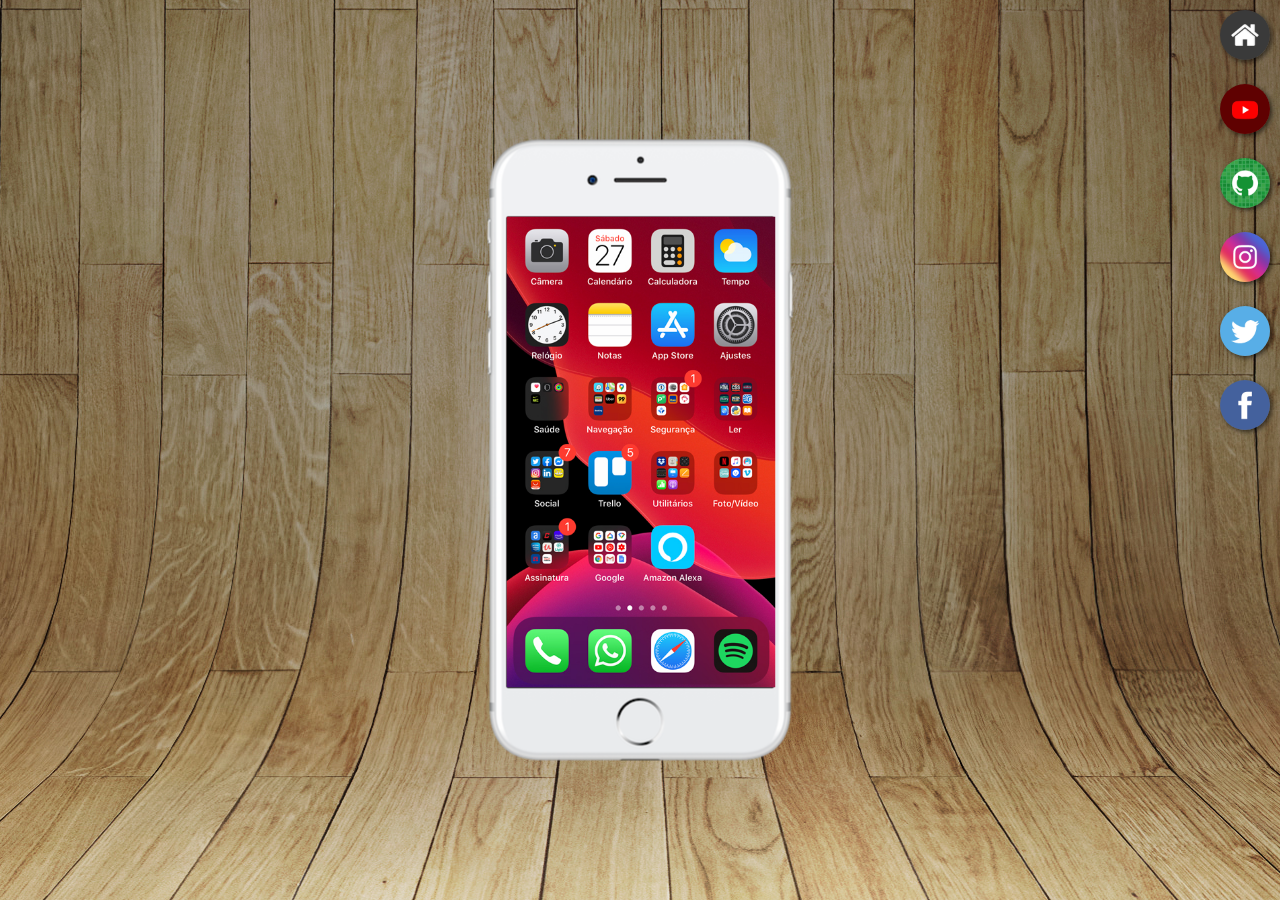
<file: index.html>
<!DOCTYPE html>
<html lang="pt-br">
<head>
    <meta charset="UTF-8">
    <meta name="viewport" content="width=device-width, initial-scale=1.0">
    <title>Projeto Redes Sociais</title>
    <link rel="shortcut icon" href="components/favicon.ico" type="image/x-icon">
    <link rel="stylesheet" href="assets/style.css">
</head>

<body>
    <main>
        <section id="telefone">
            <iframe src="home.html" name="tela" id="tela" frameborder="0">
                Computador não compatível.
            </iframe>
        </section>
        <section id="redes-sociais">
            <a href="home.html" target="tela"><img src="components/images/logo-home.jpg" alt=""></a><br>
            <a href="youtube.html" target="tela"><img src="components/images/logo-youtube.jpg" alt=""></a><br>
            <a href="github.html" target="tela"><img src="components/images/logo-github.jpg" alt=""></a><br>
            <a href="instagram.html" target="tela"><img src="components/images/logo-instagram.jpg" alt=""></a><br>
            <a href="twitter.html" target="tela"><img src="components/images/logo-twitter.jpg" alt=""></a><br>
            <a href="facebook.html" target="tela"><img src="components/images/logo-facebook.jpg" alt=""></a>
        </section>
    </main>
</body>
</html>
</file>
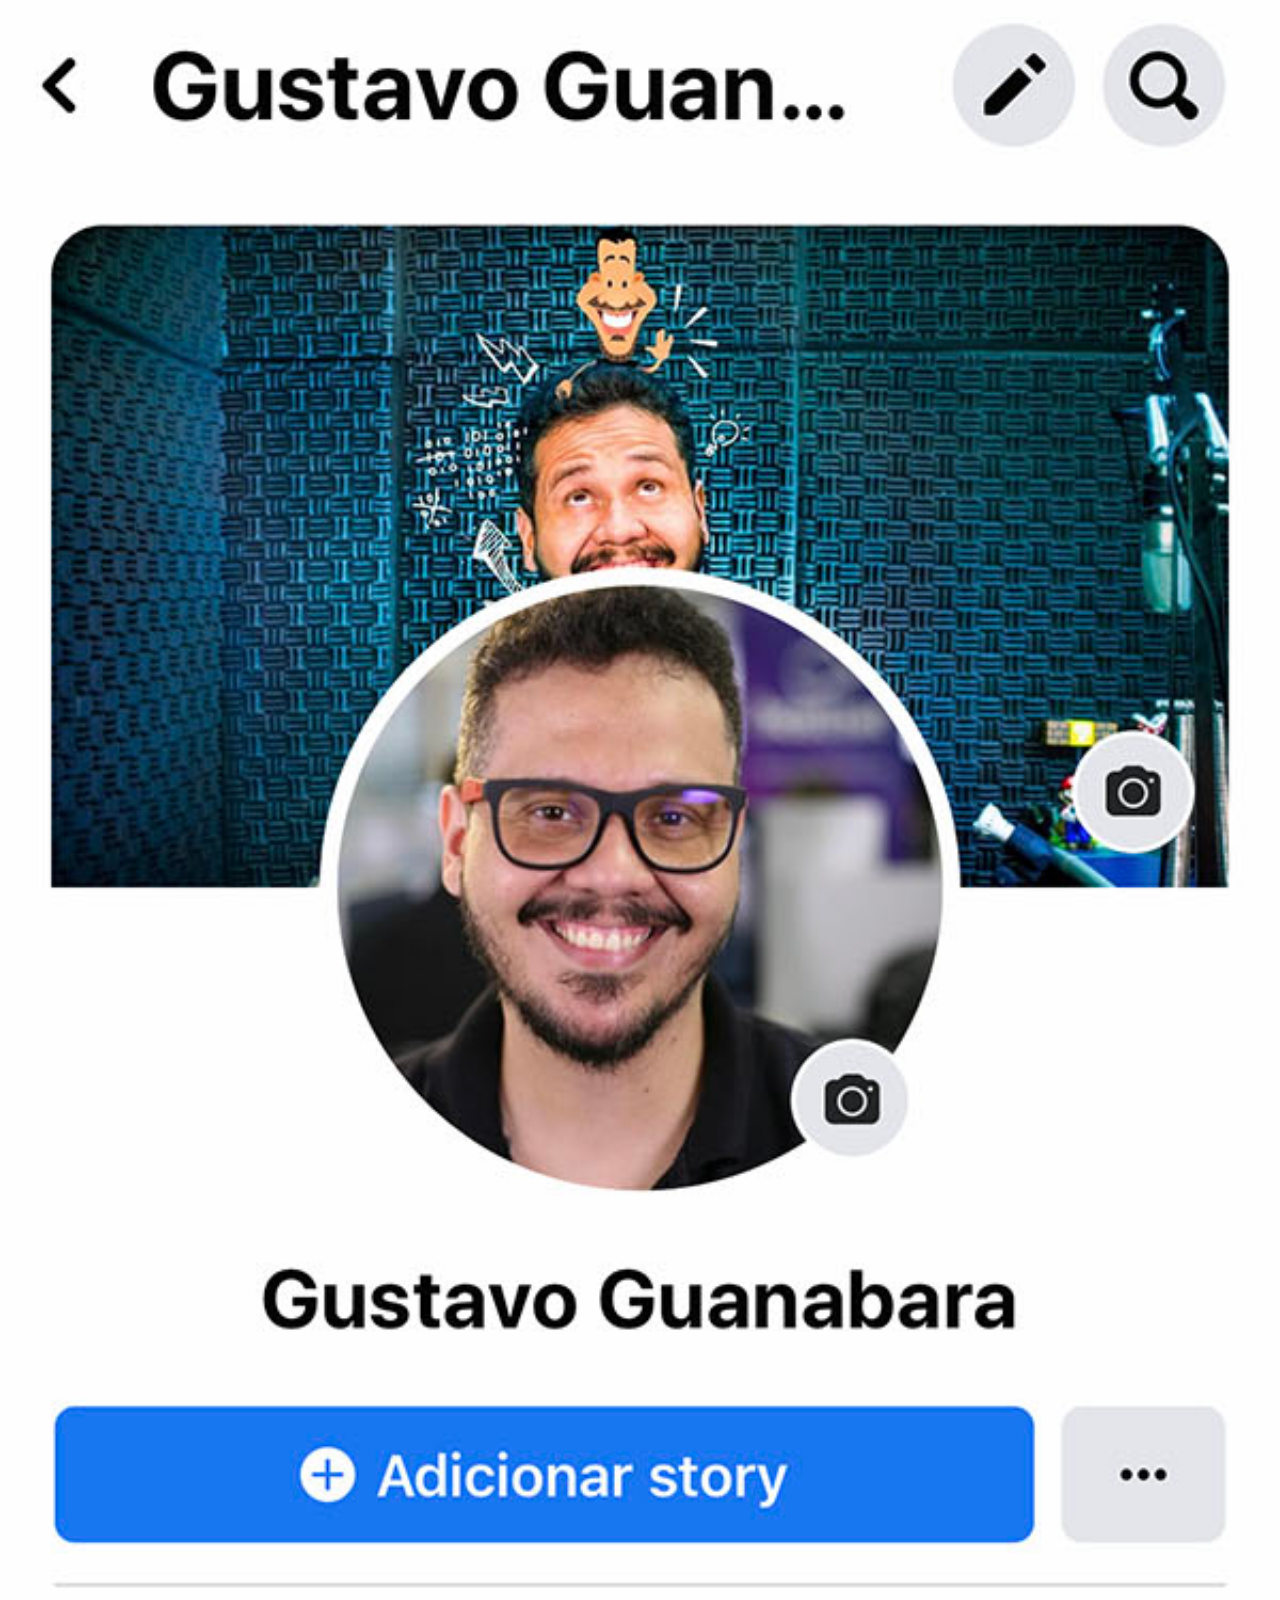
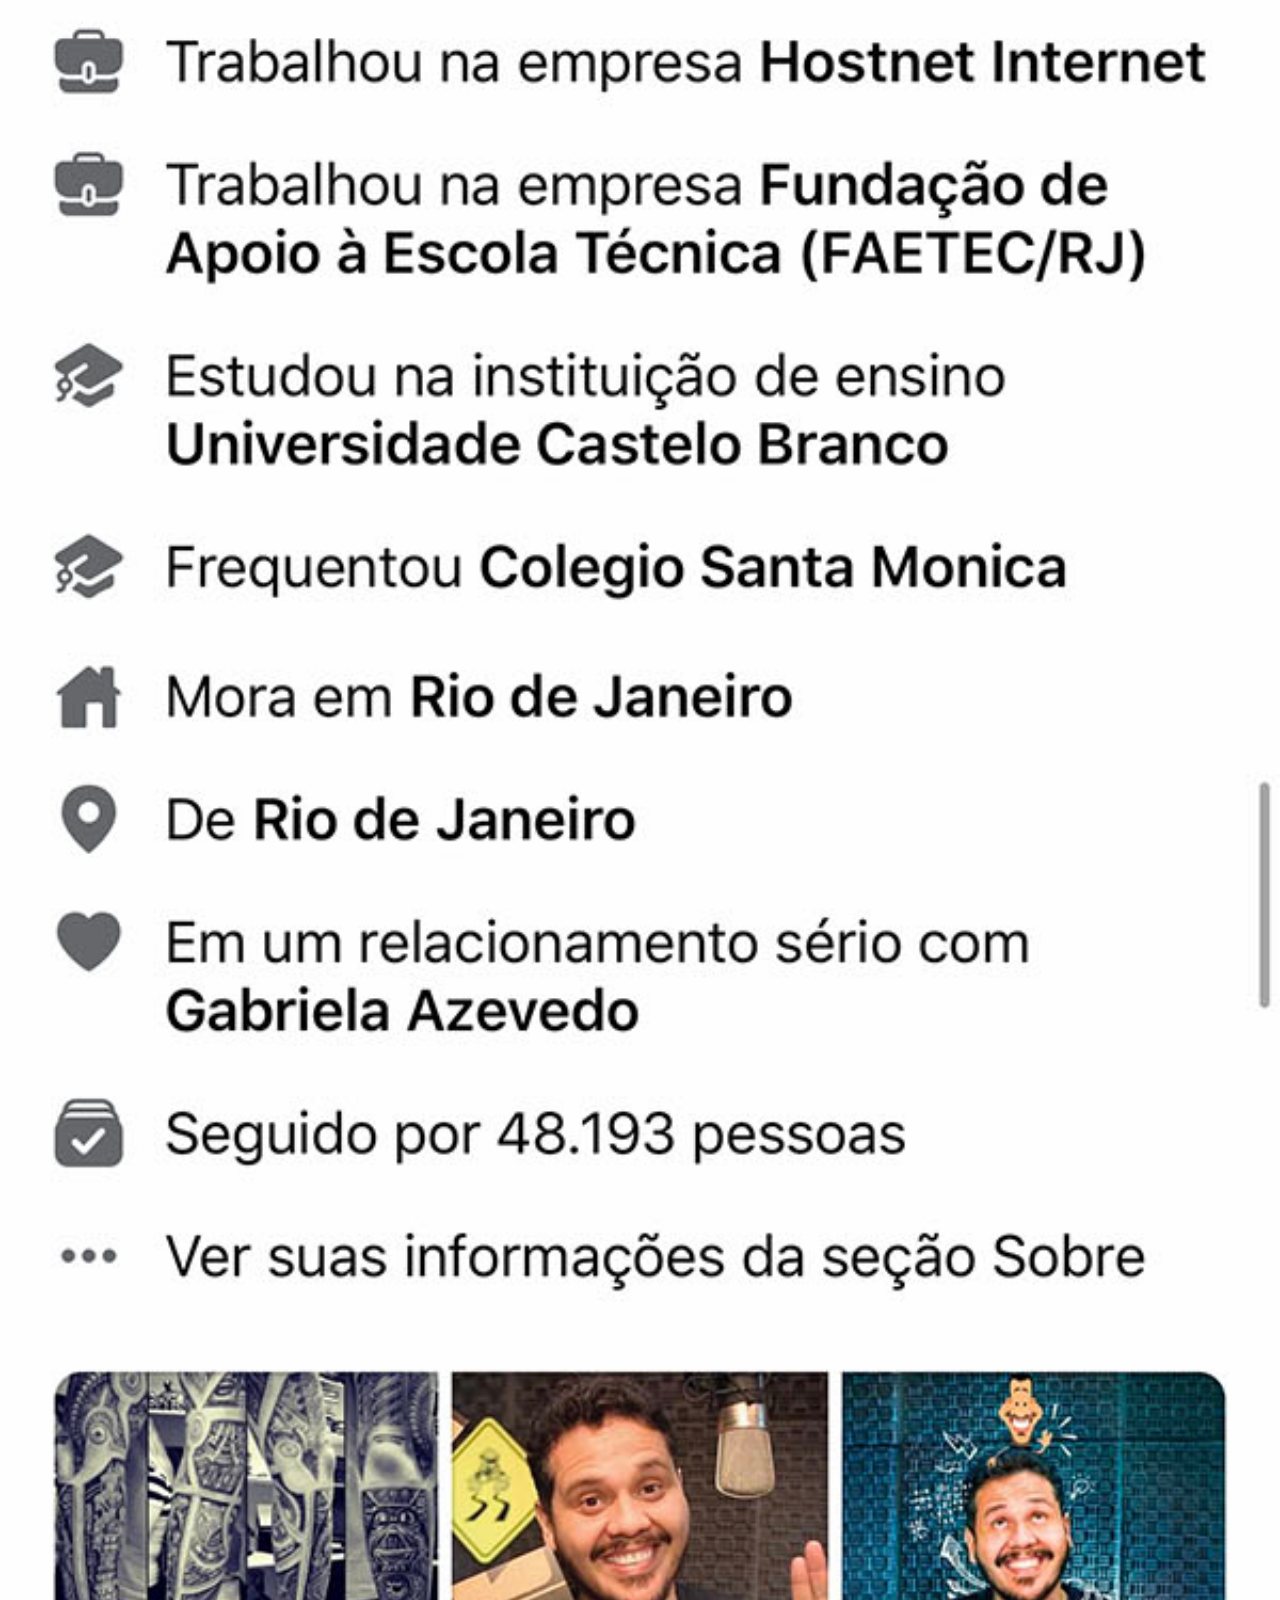
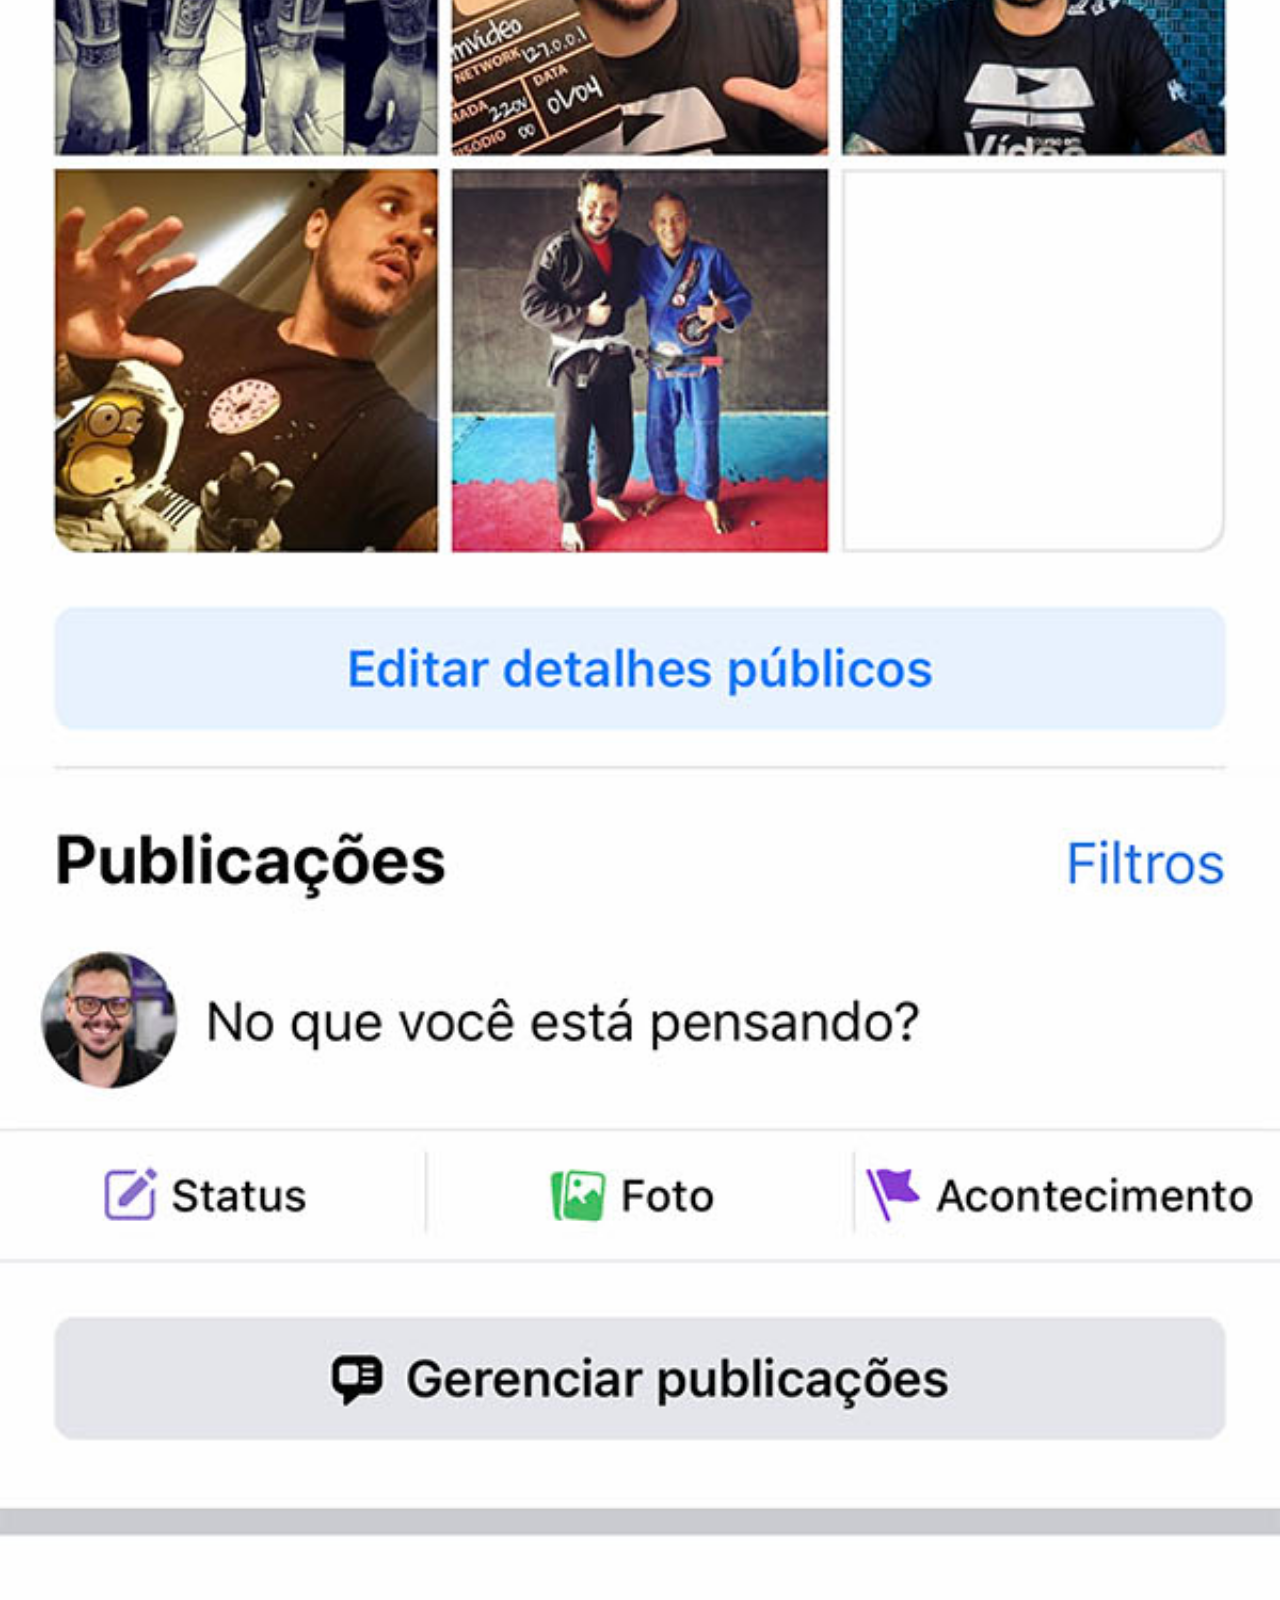
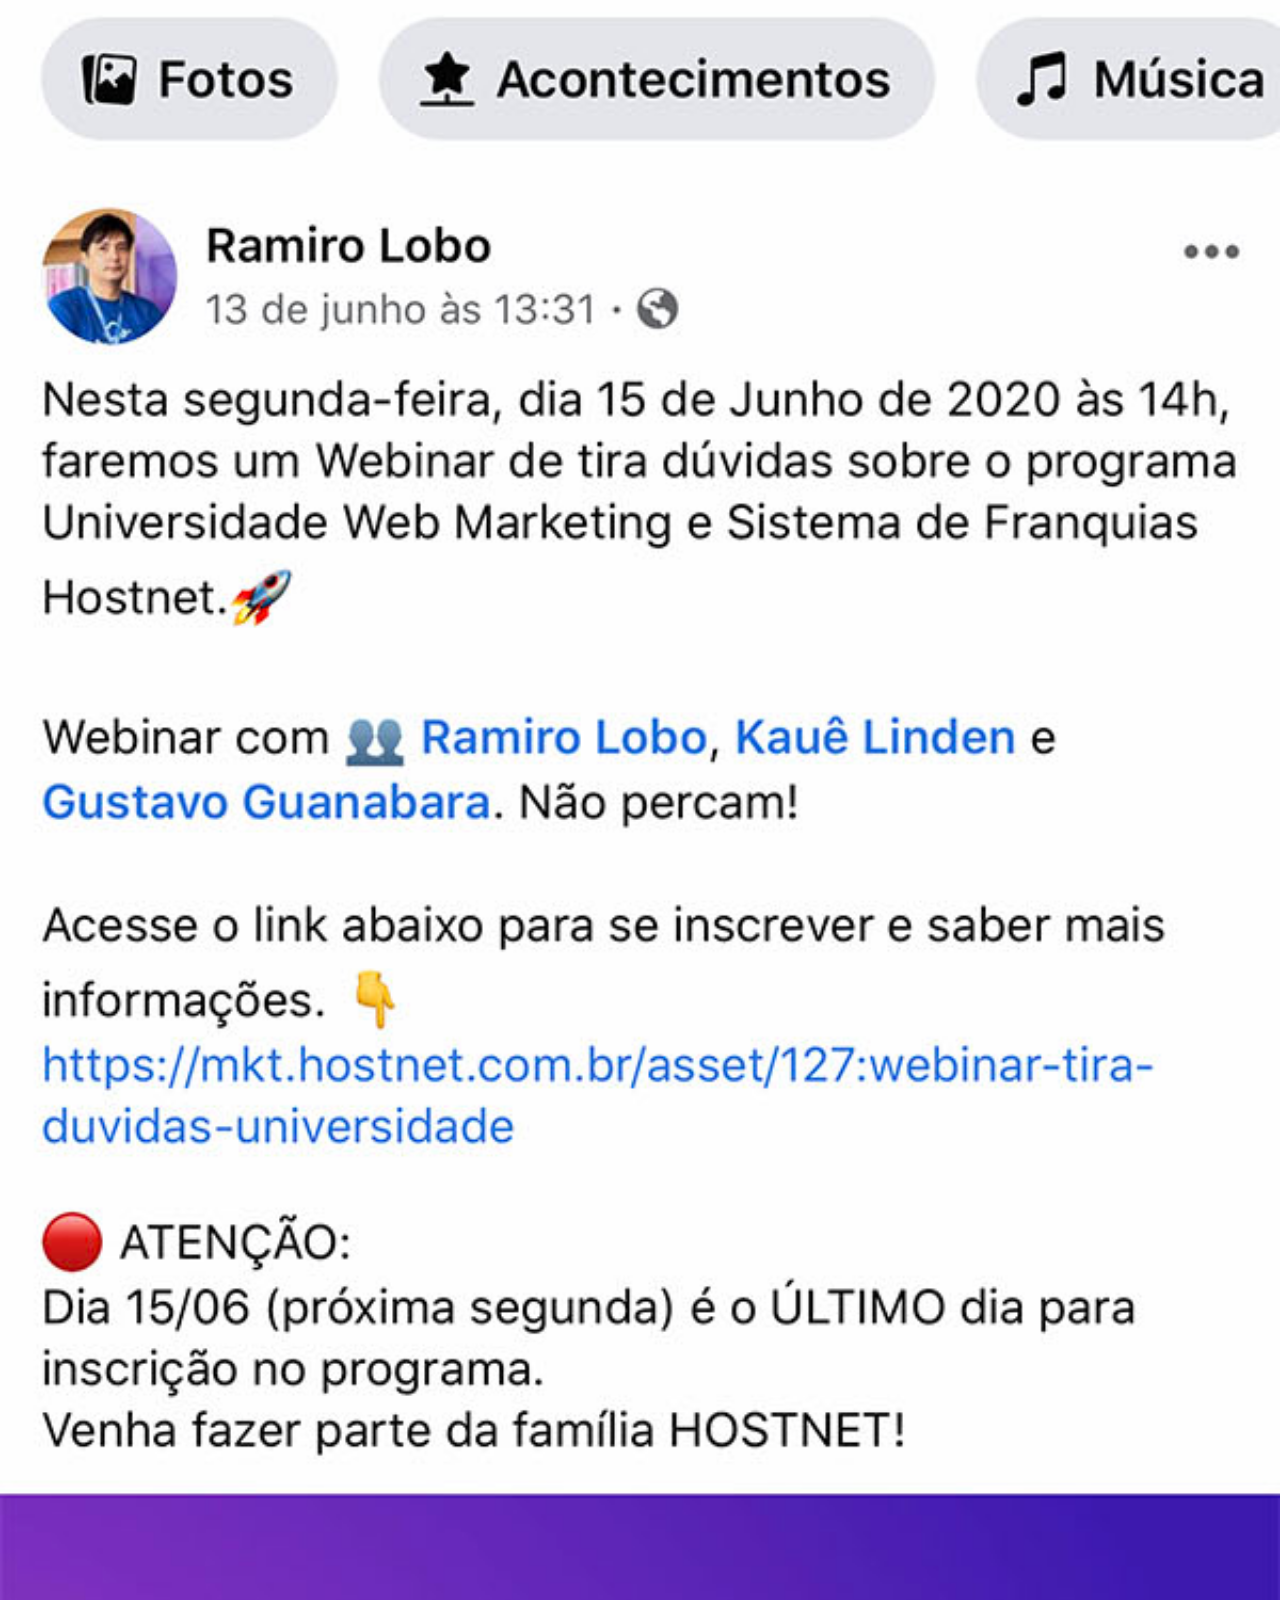
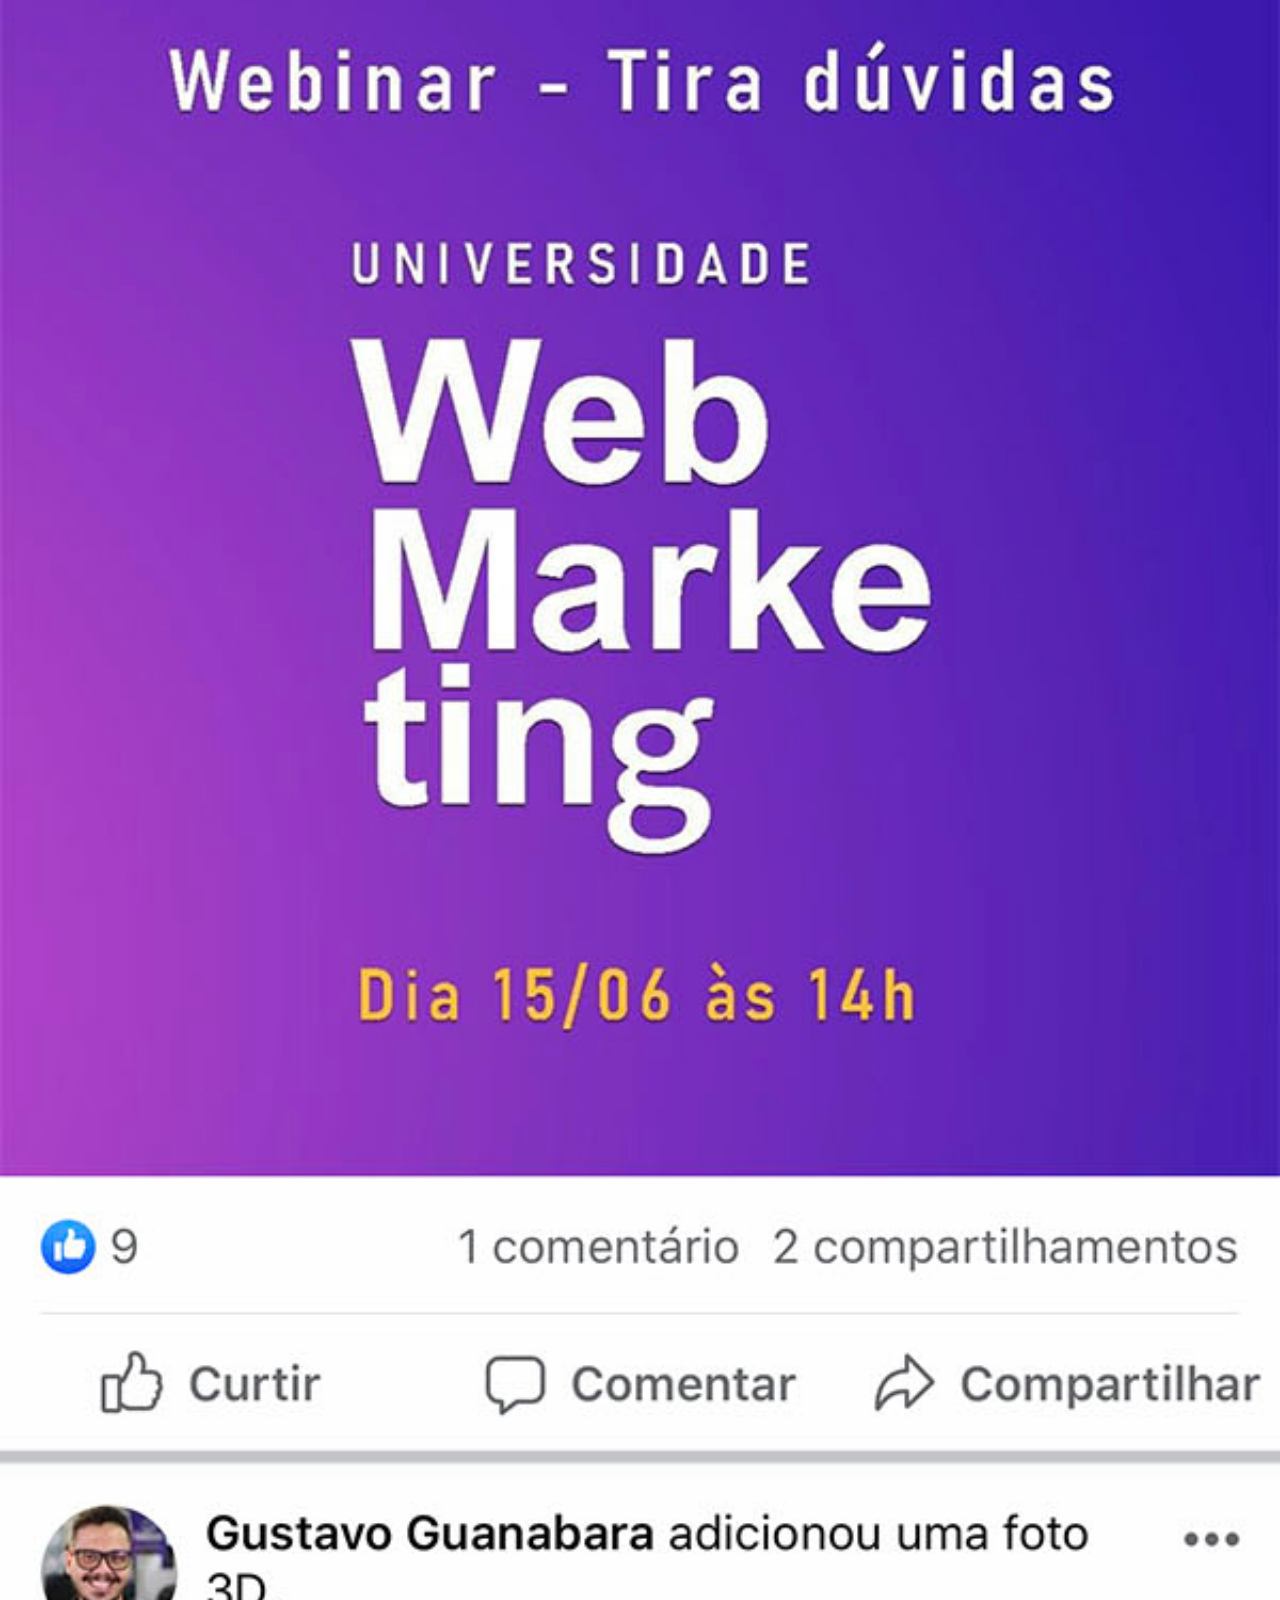
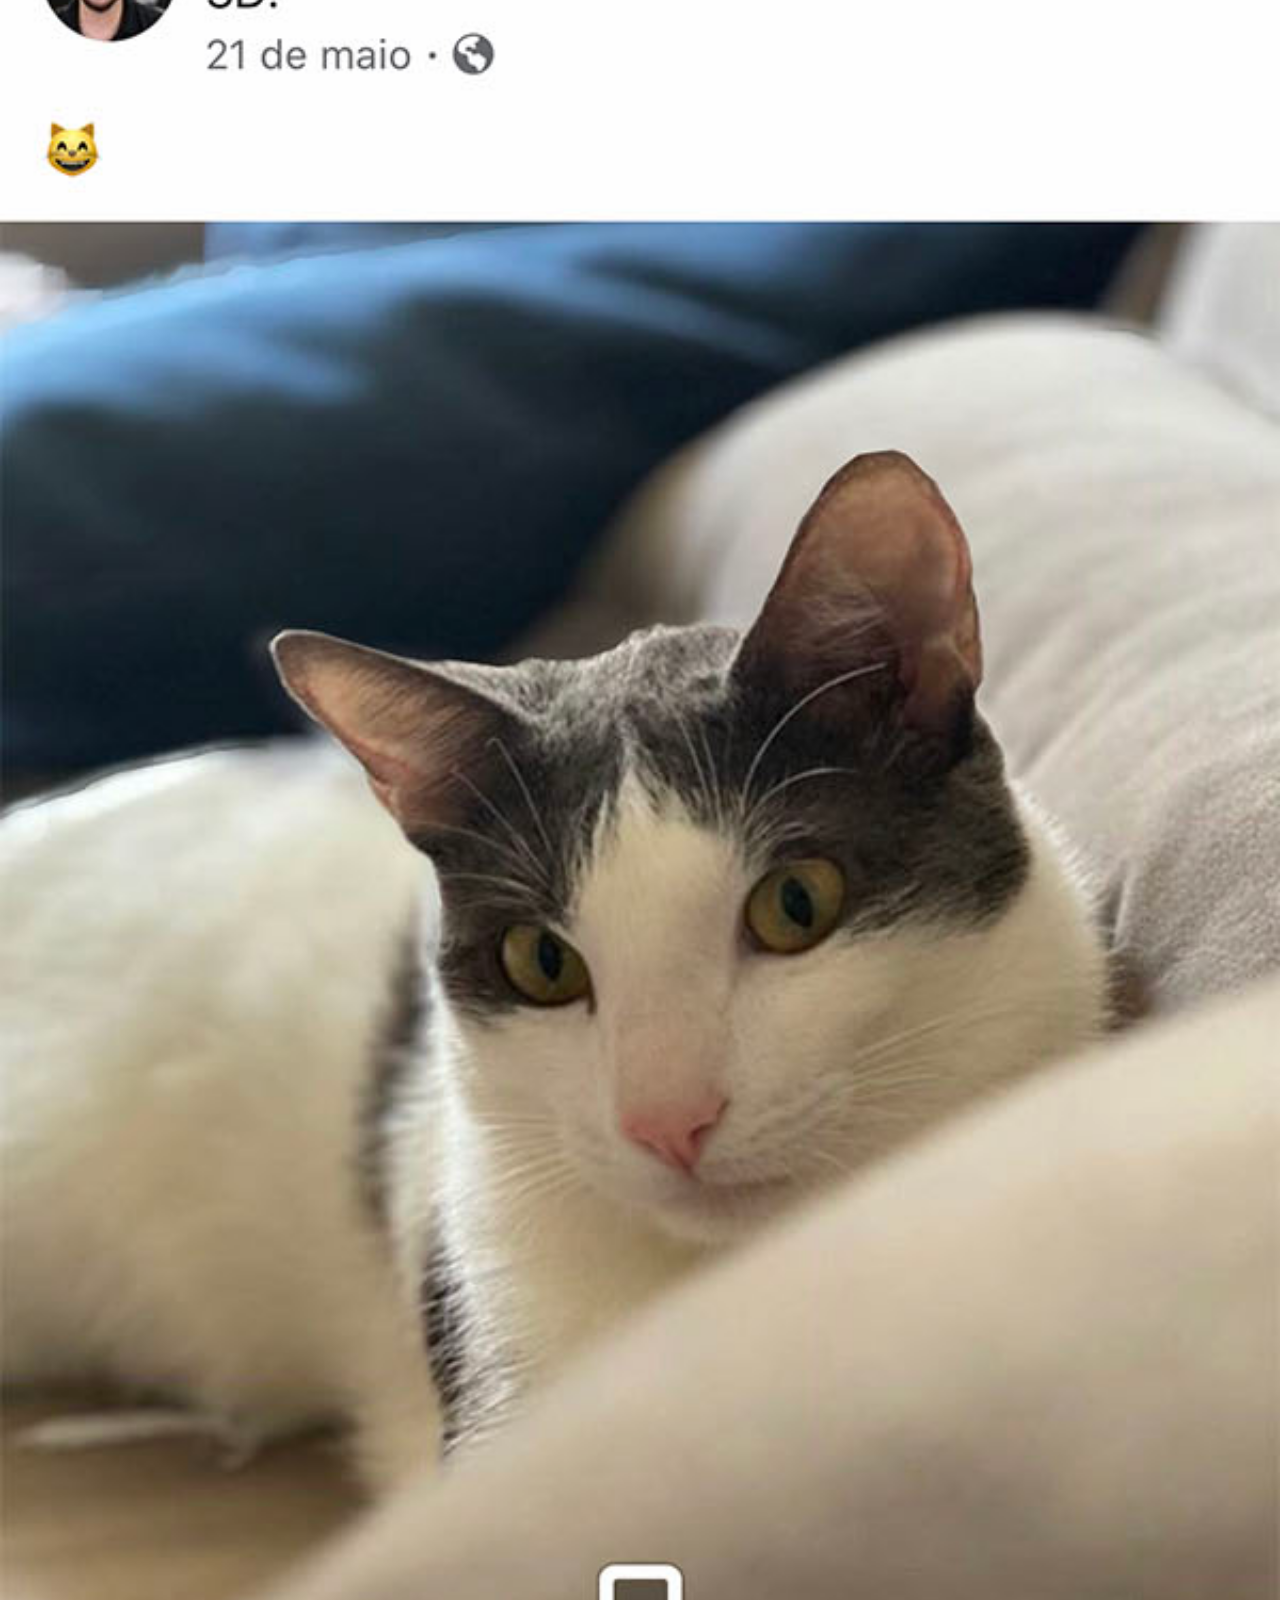
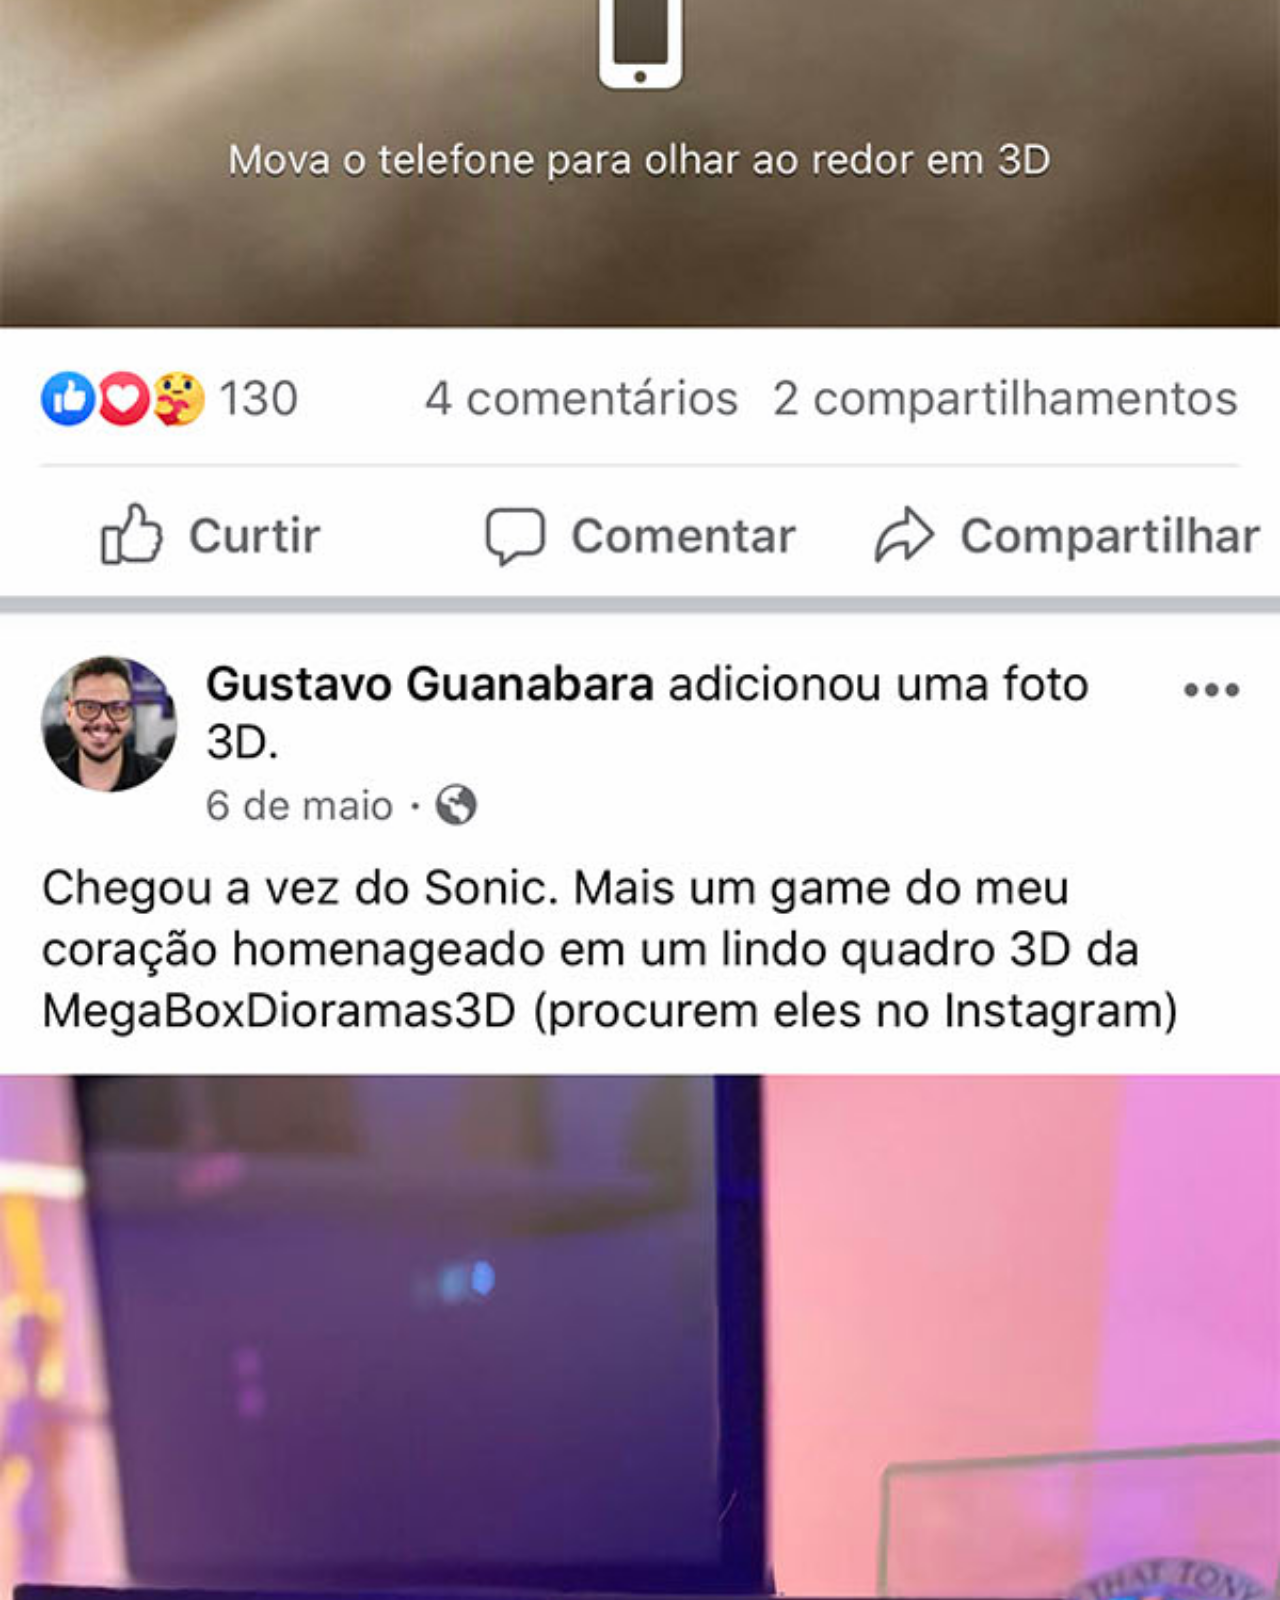
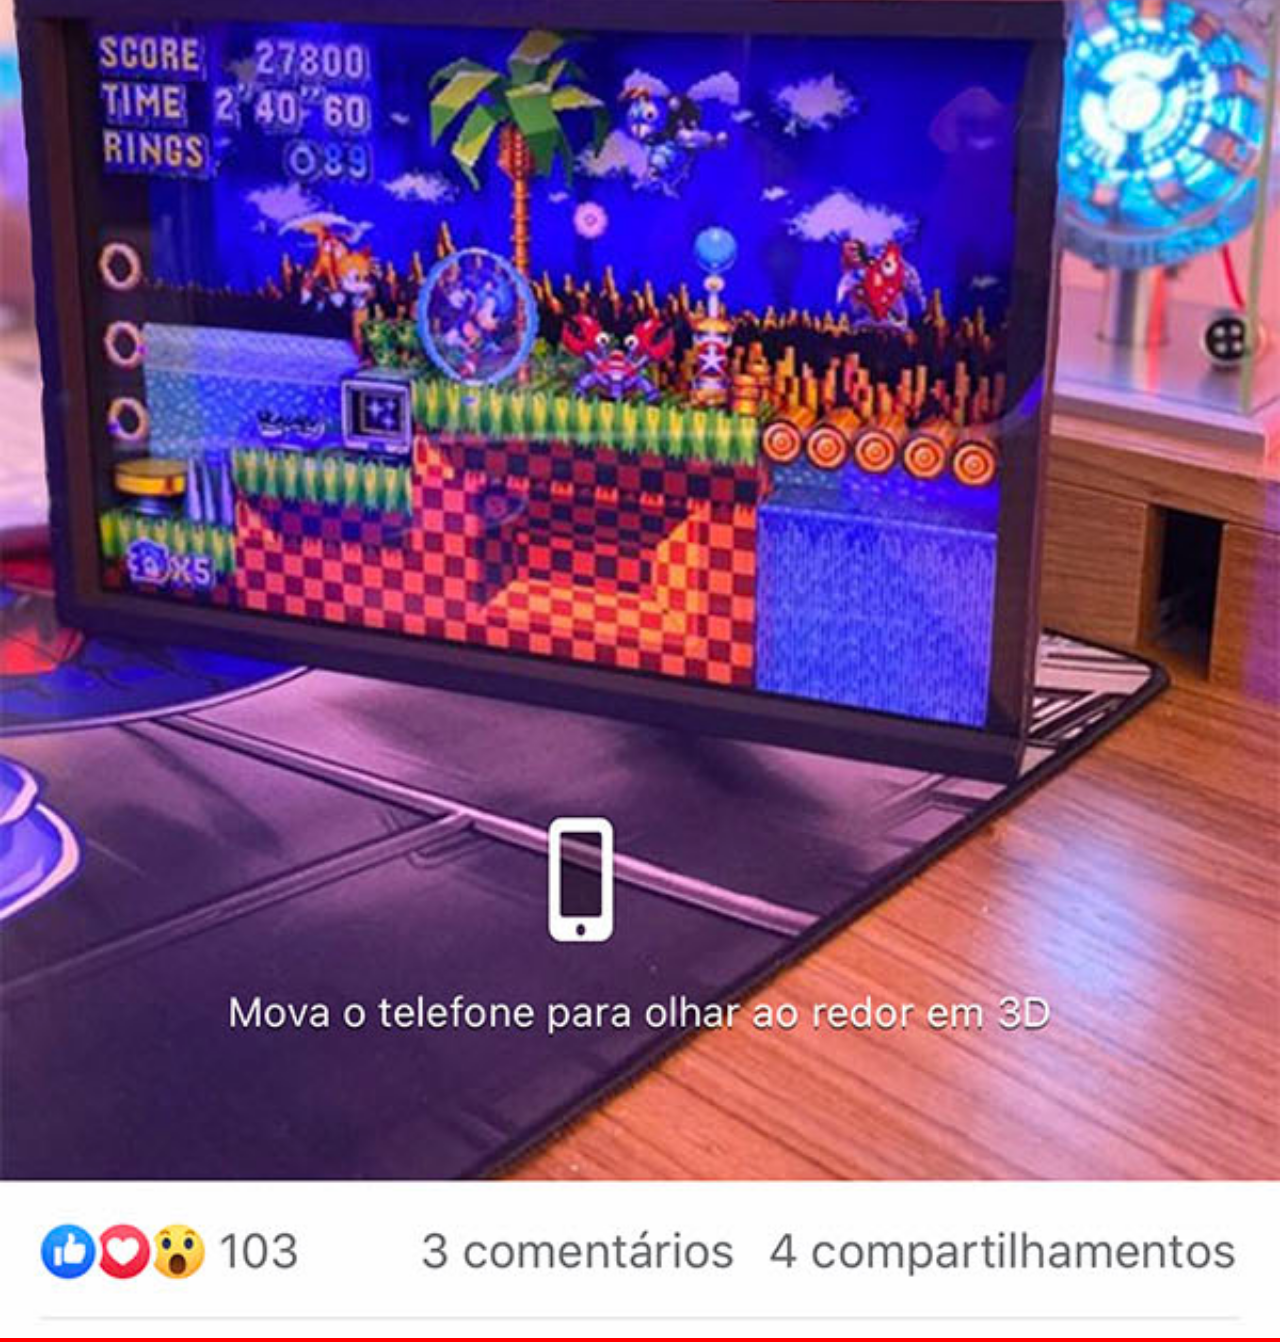
<file: facebook.html>
<!DOCTYPE html>
<html lang="pt-br">
<head>
    <meta charset="UTF-8">
    <meta name="viewport" content="width=device-width, initial-scale=1.0">
    <title>Document</title>
    <link rel="stylesheet" href="assets/social.css">
</head>
<body>
    <a href="https://www.facebook.com/gustavoguanabara/?locale=pt_BR"><img src="components/images/tela-facebook.jpg" alt=""></a>
</body>
</html>
</file>
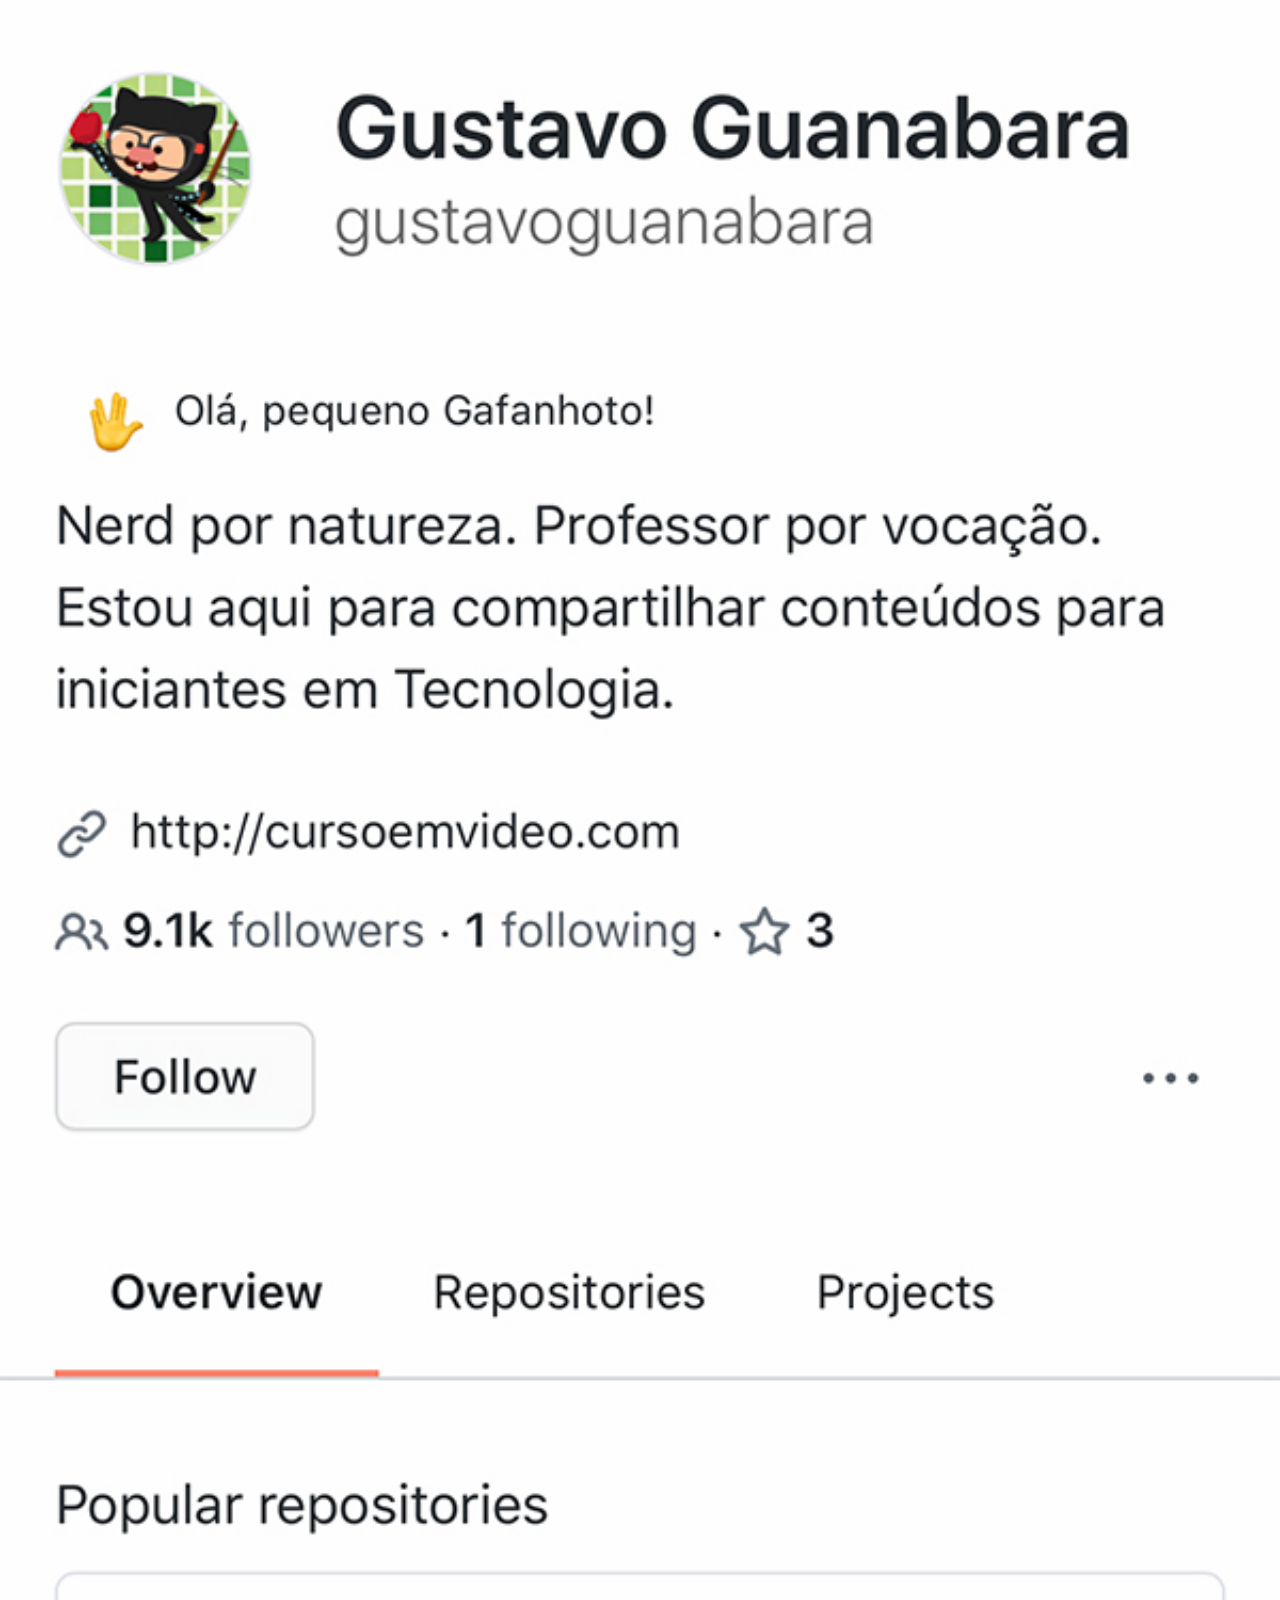
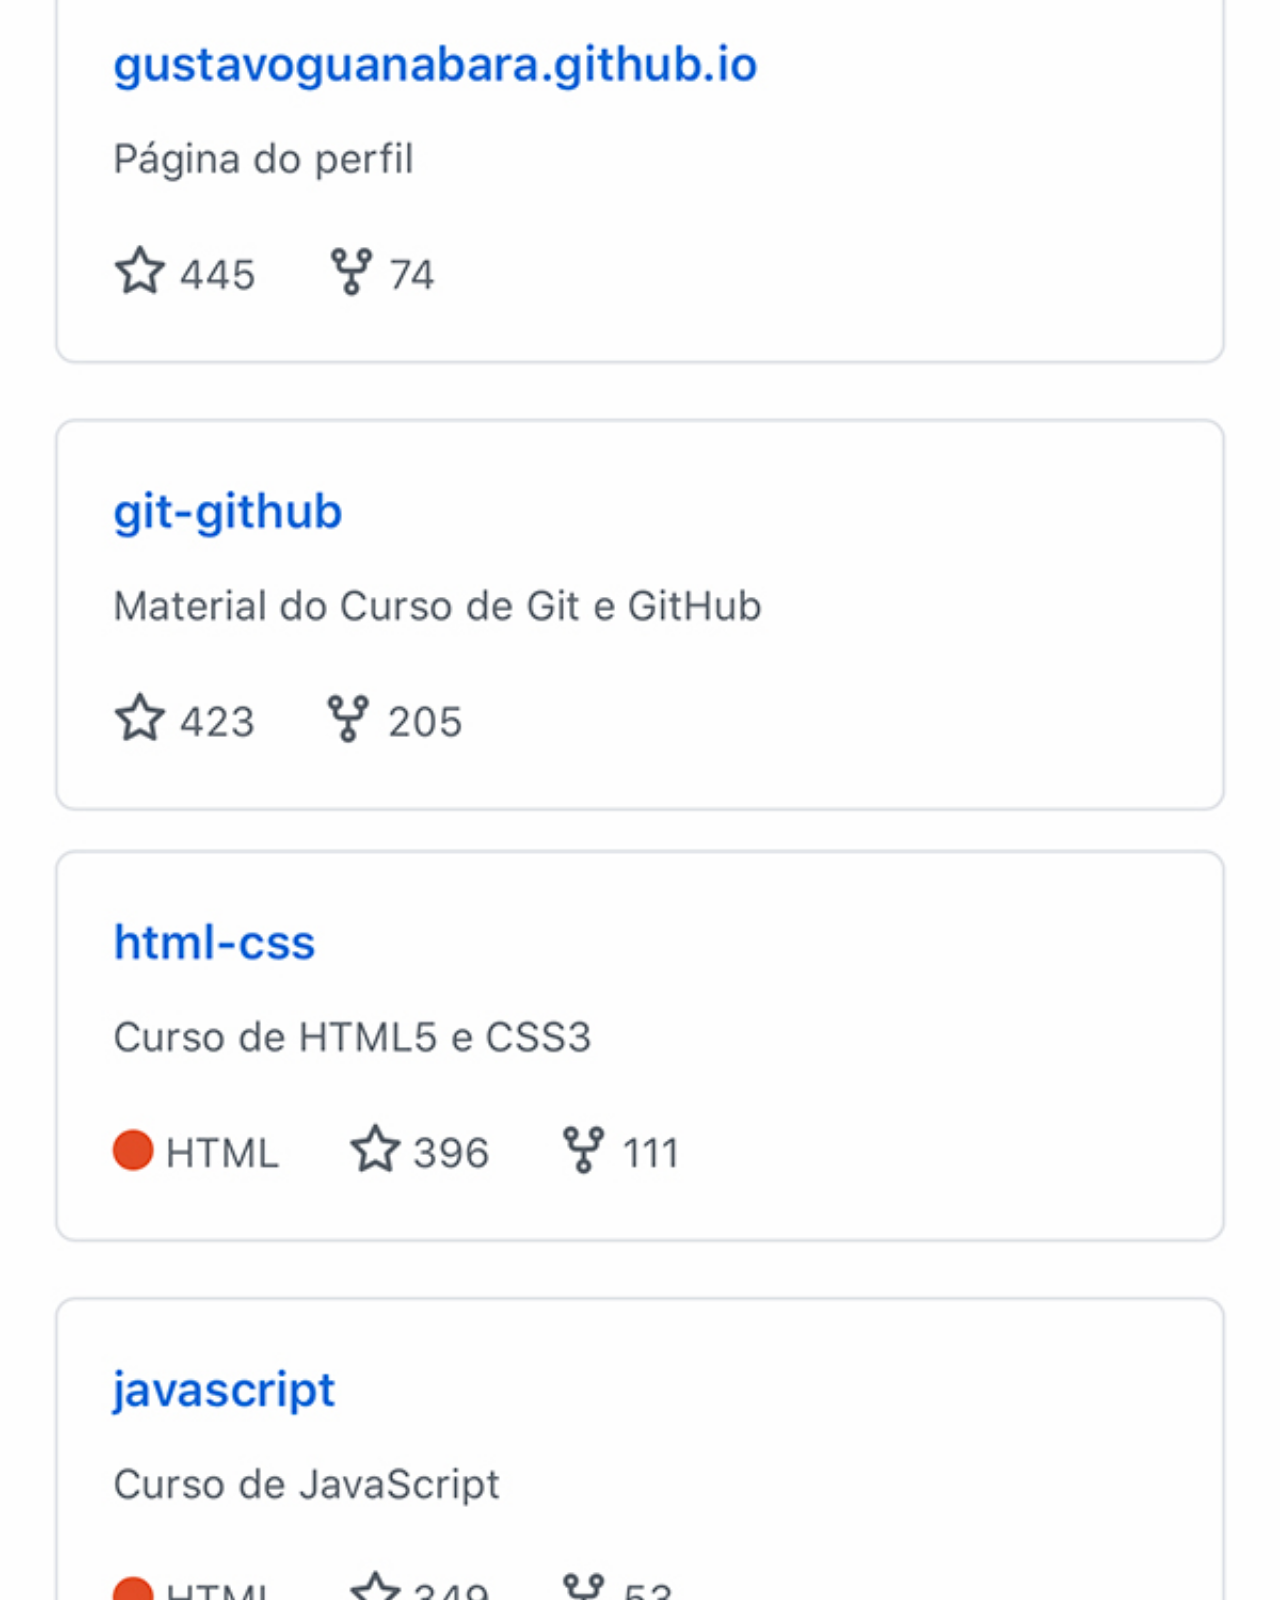
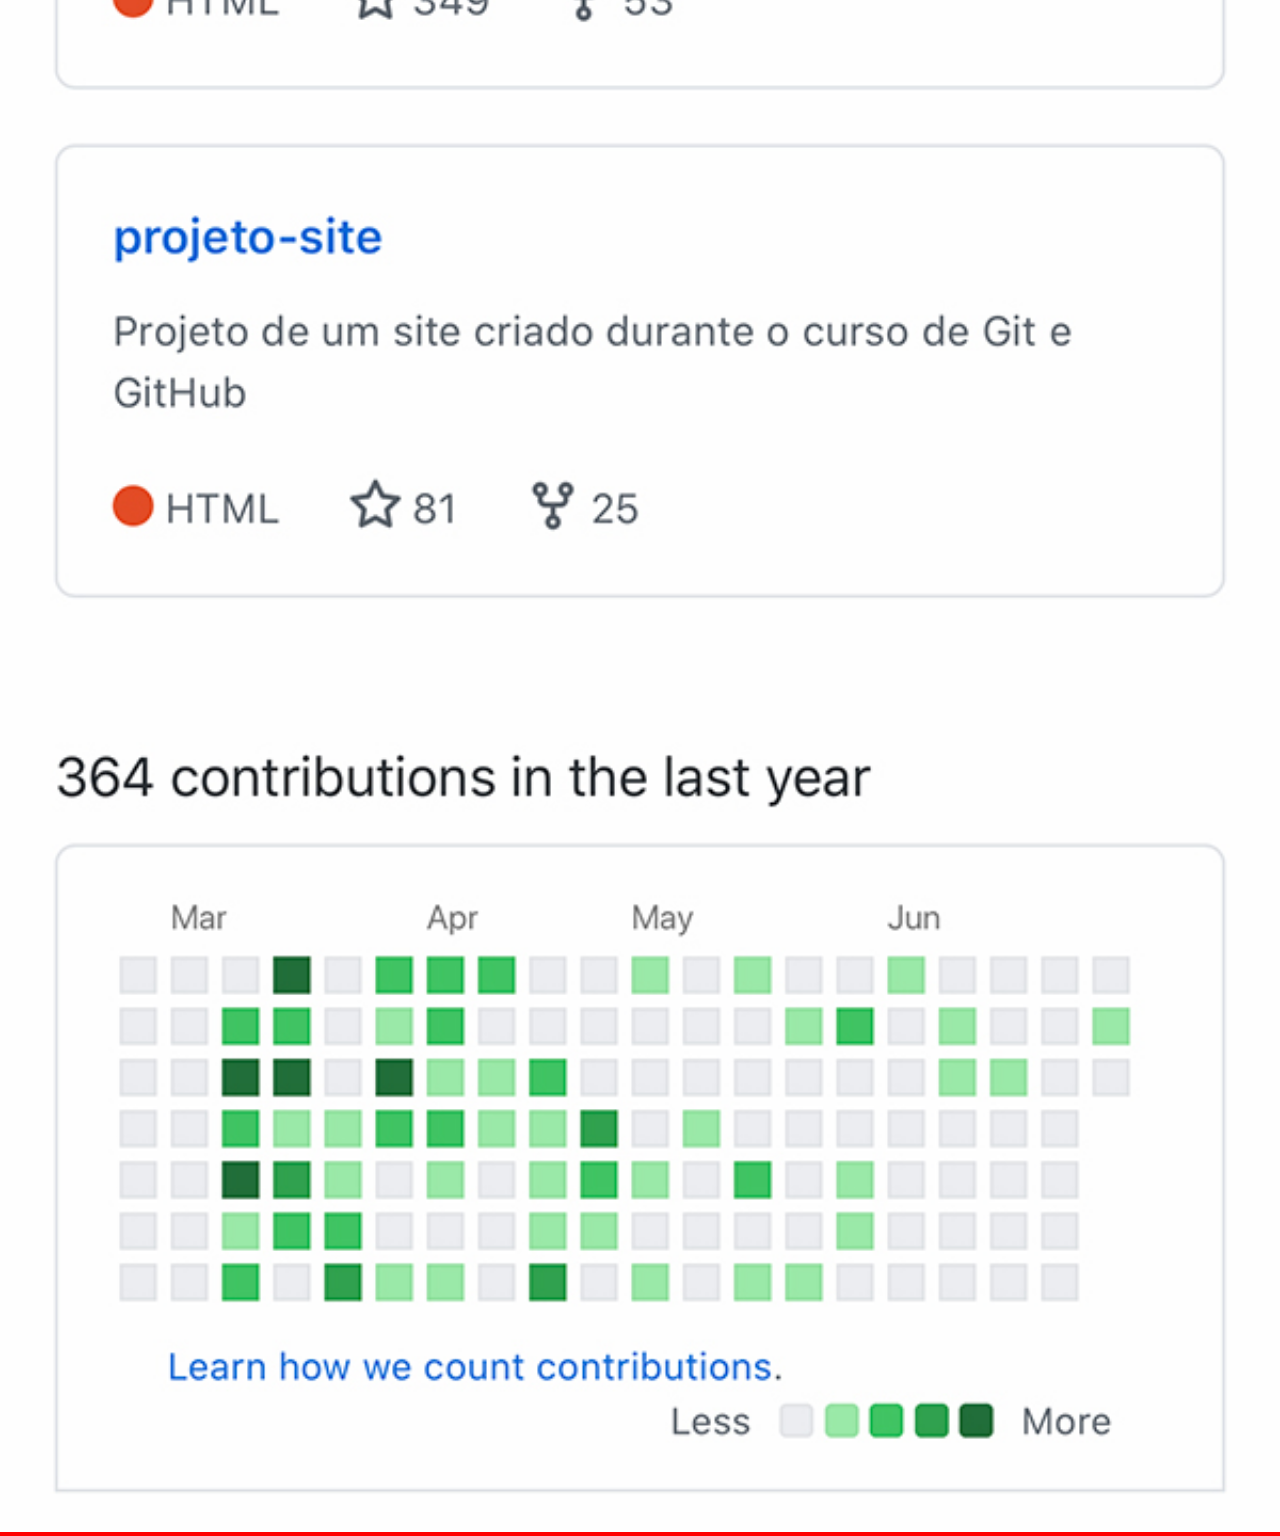
<file: github.html>
<!DOCTYPE html>
<html lang="pt-br">
<head>
    <meta charset="UTF-8">
    <meta name="viewport" content="width=device-width, initial-scale=1.0">
    <title>GitHub</title>
    <link rel="stylesheet" href="assets/social.css">
</head>
<body>
    <a href="https://gustavoguanabara.github.io/"><img src="components/images/tela-github.jpg" alt=""></a>
</body>
</html>
</file>
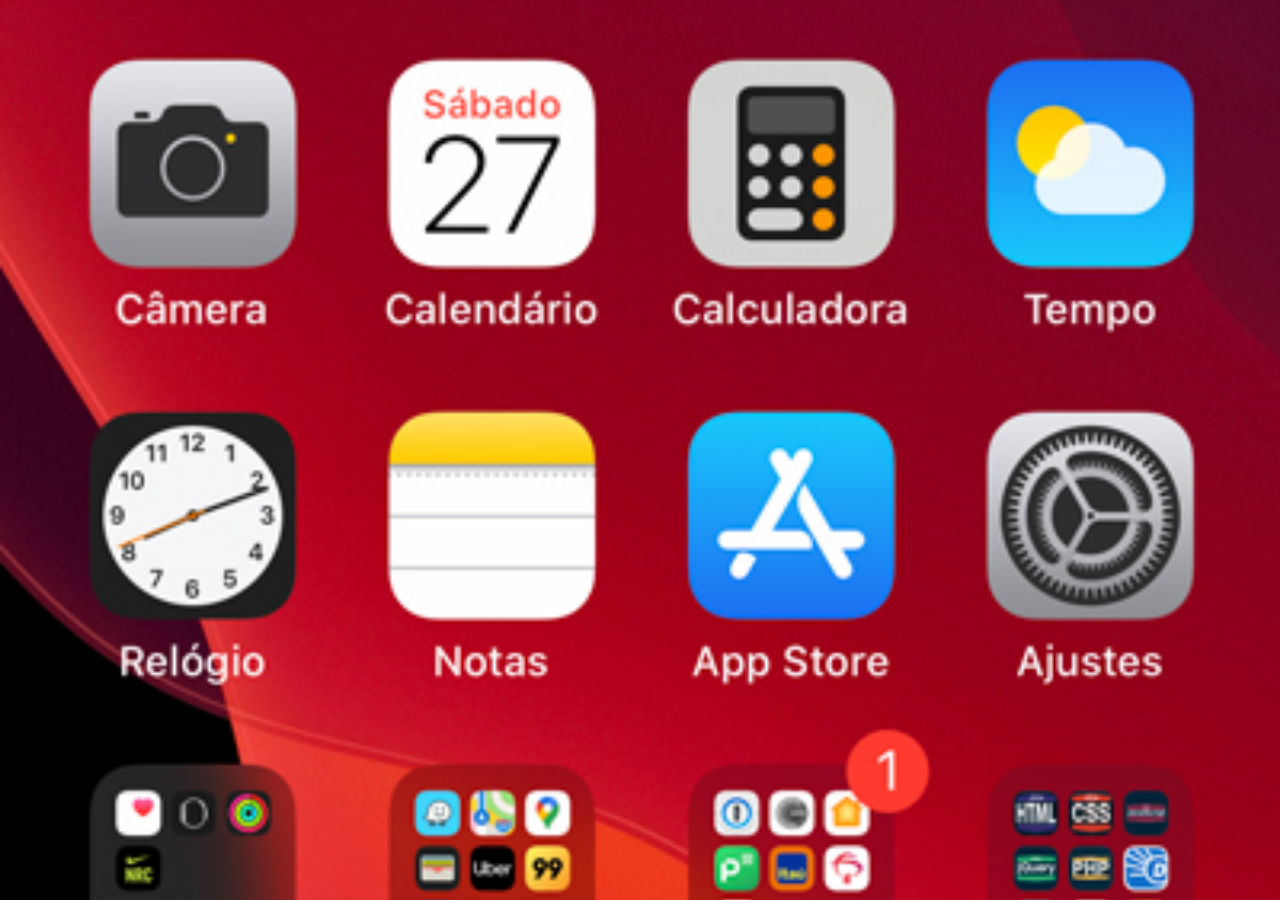
<file: home.html>
<!DOCTYPE html>
<html lang="pt-br">
<head>
    <meta charset="UTF-8">
    <meta name="viewport" content="width=device-width, initial-scale=1.0">
    <title>Home</title>
</head>
<style>
    * {
        margin: 0px;
        padding: 0px;
    }

    body {
        width: 100vw;
        height: 100vh;
        background: url(components/images/tela-home.jpg) no-repeat top center;
        background-size: cover;
    }
</style>
<body>
    
</body>
</html>
</file>
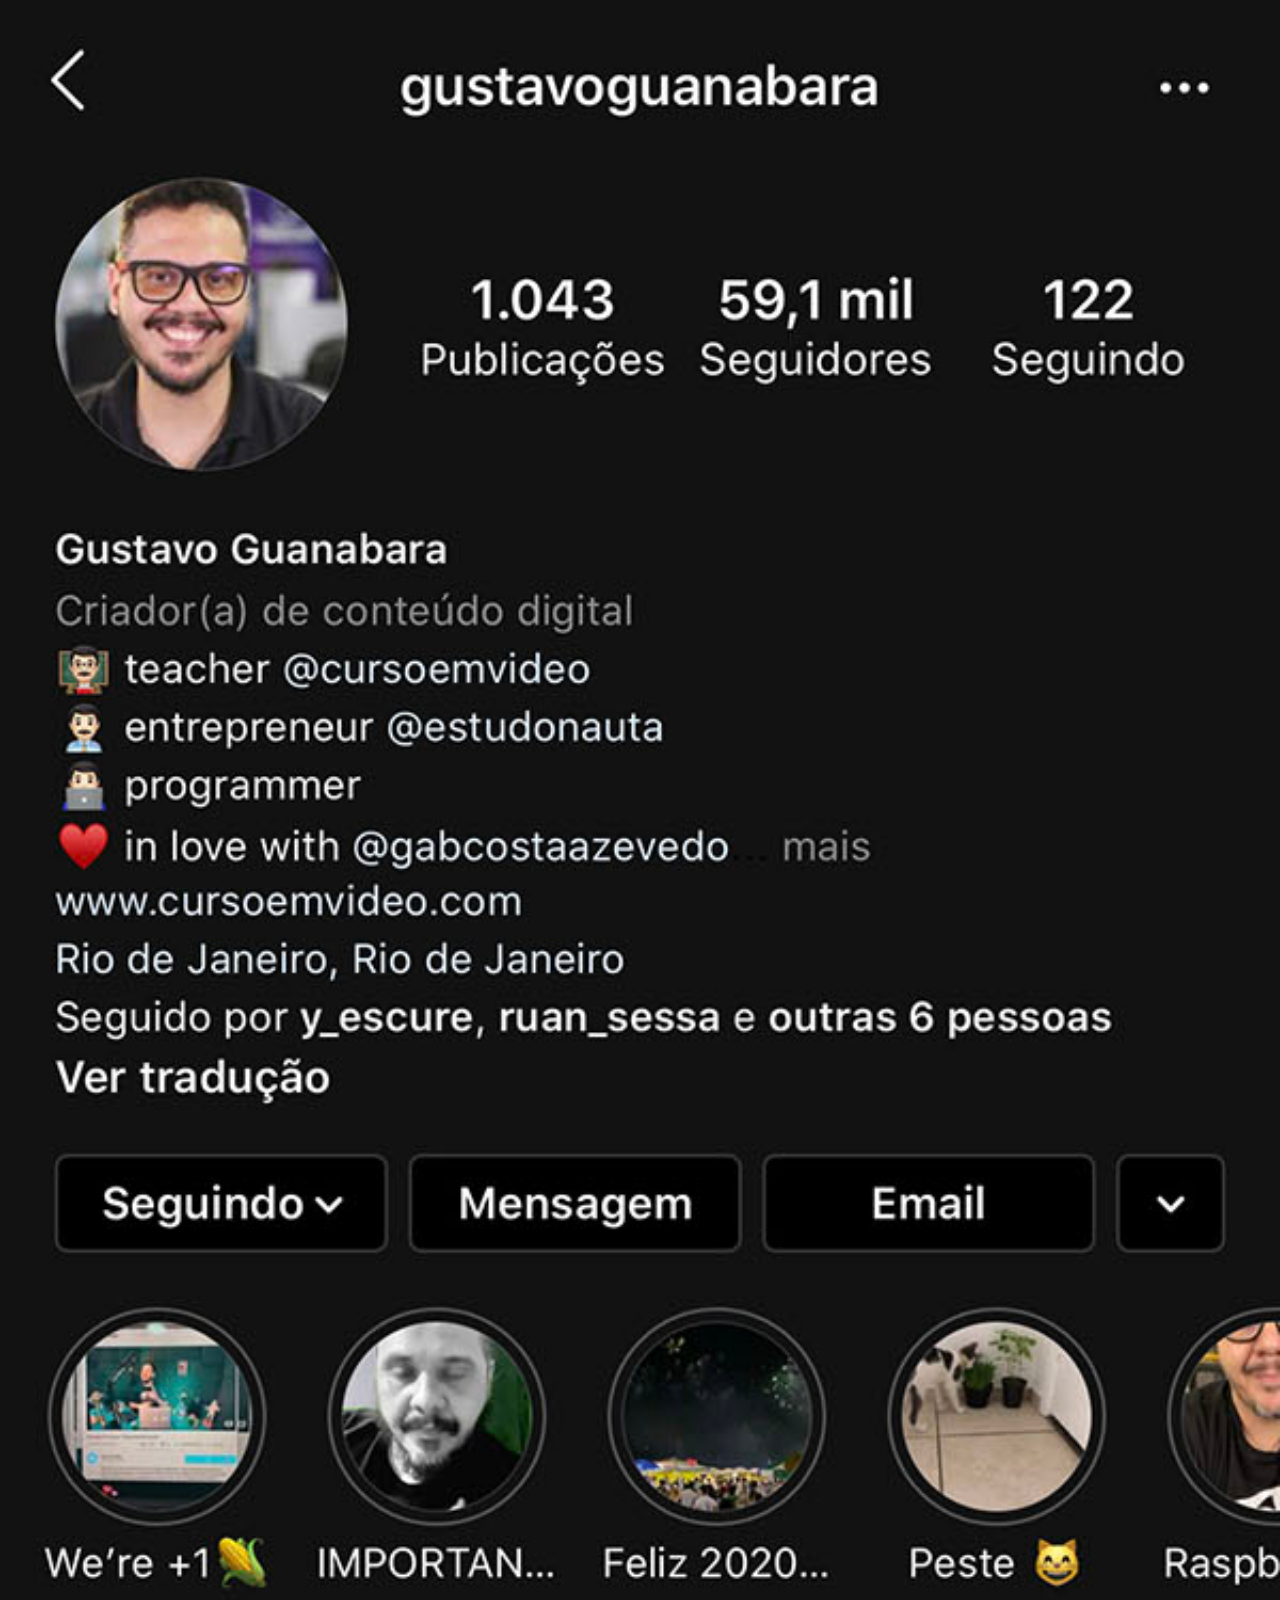
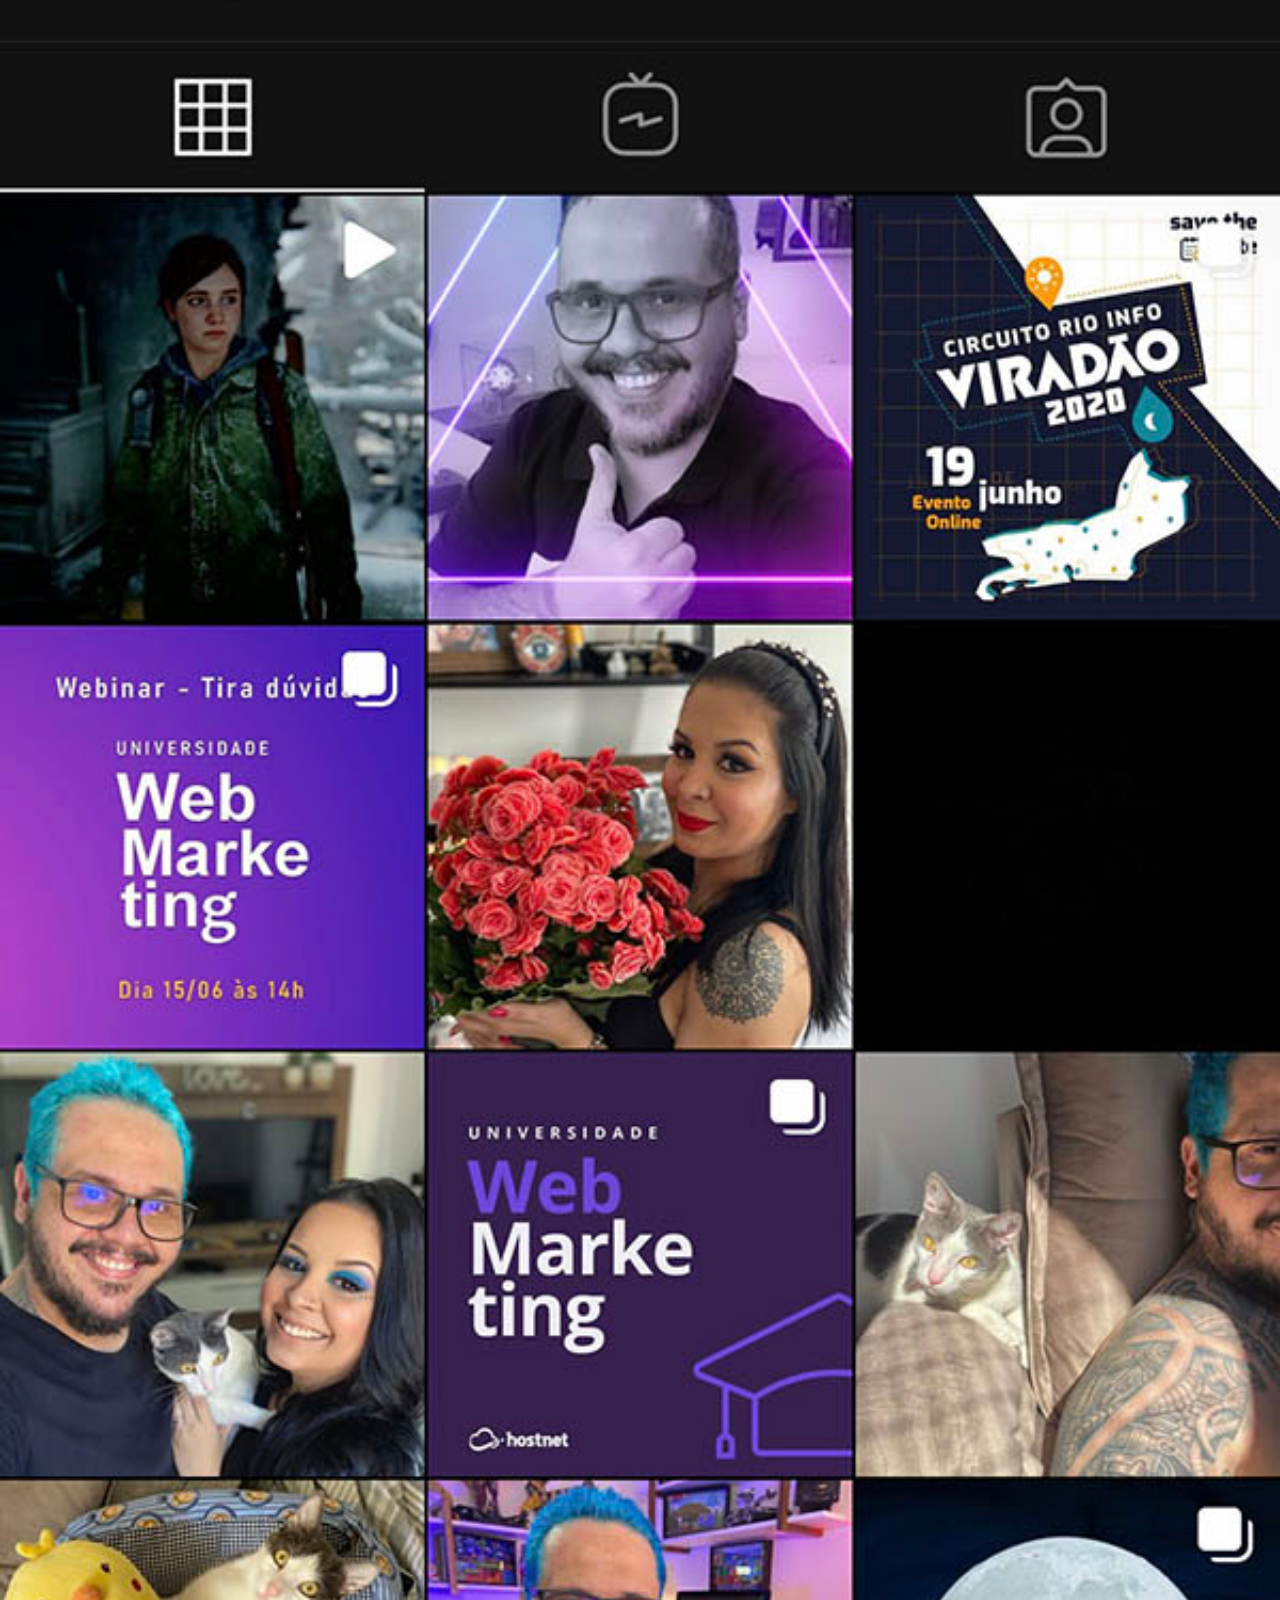
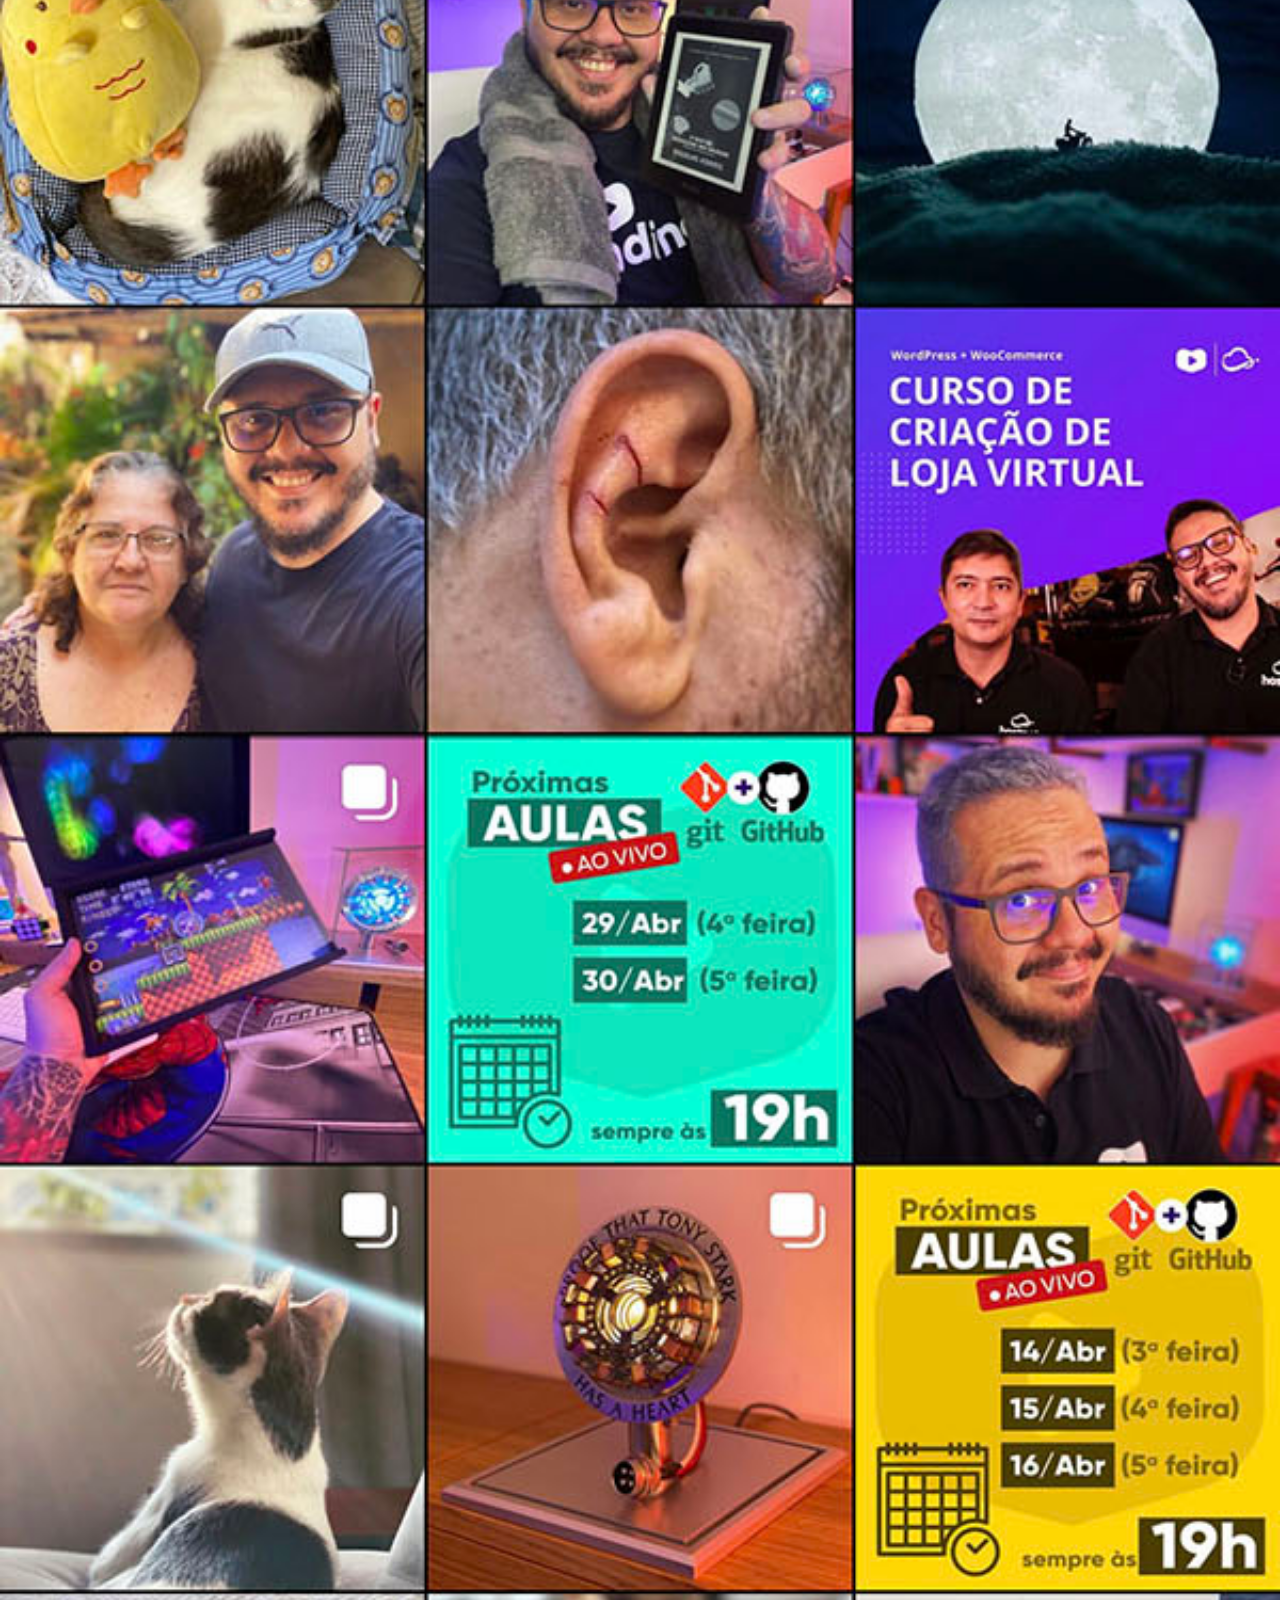
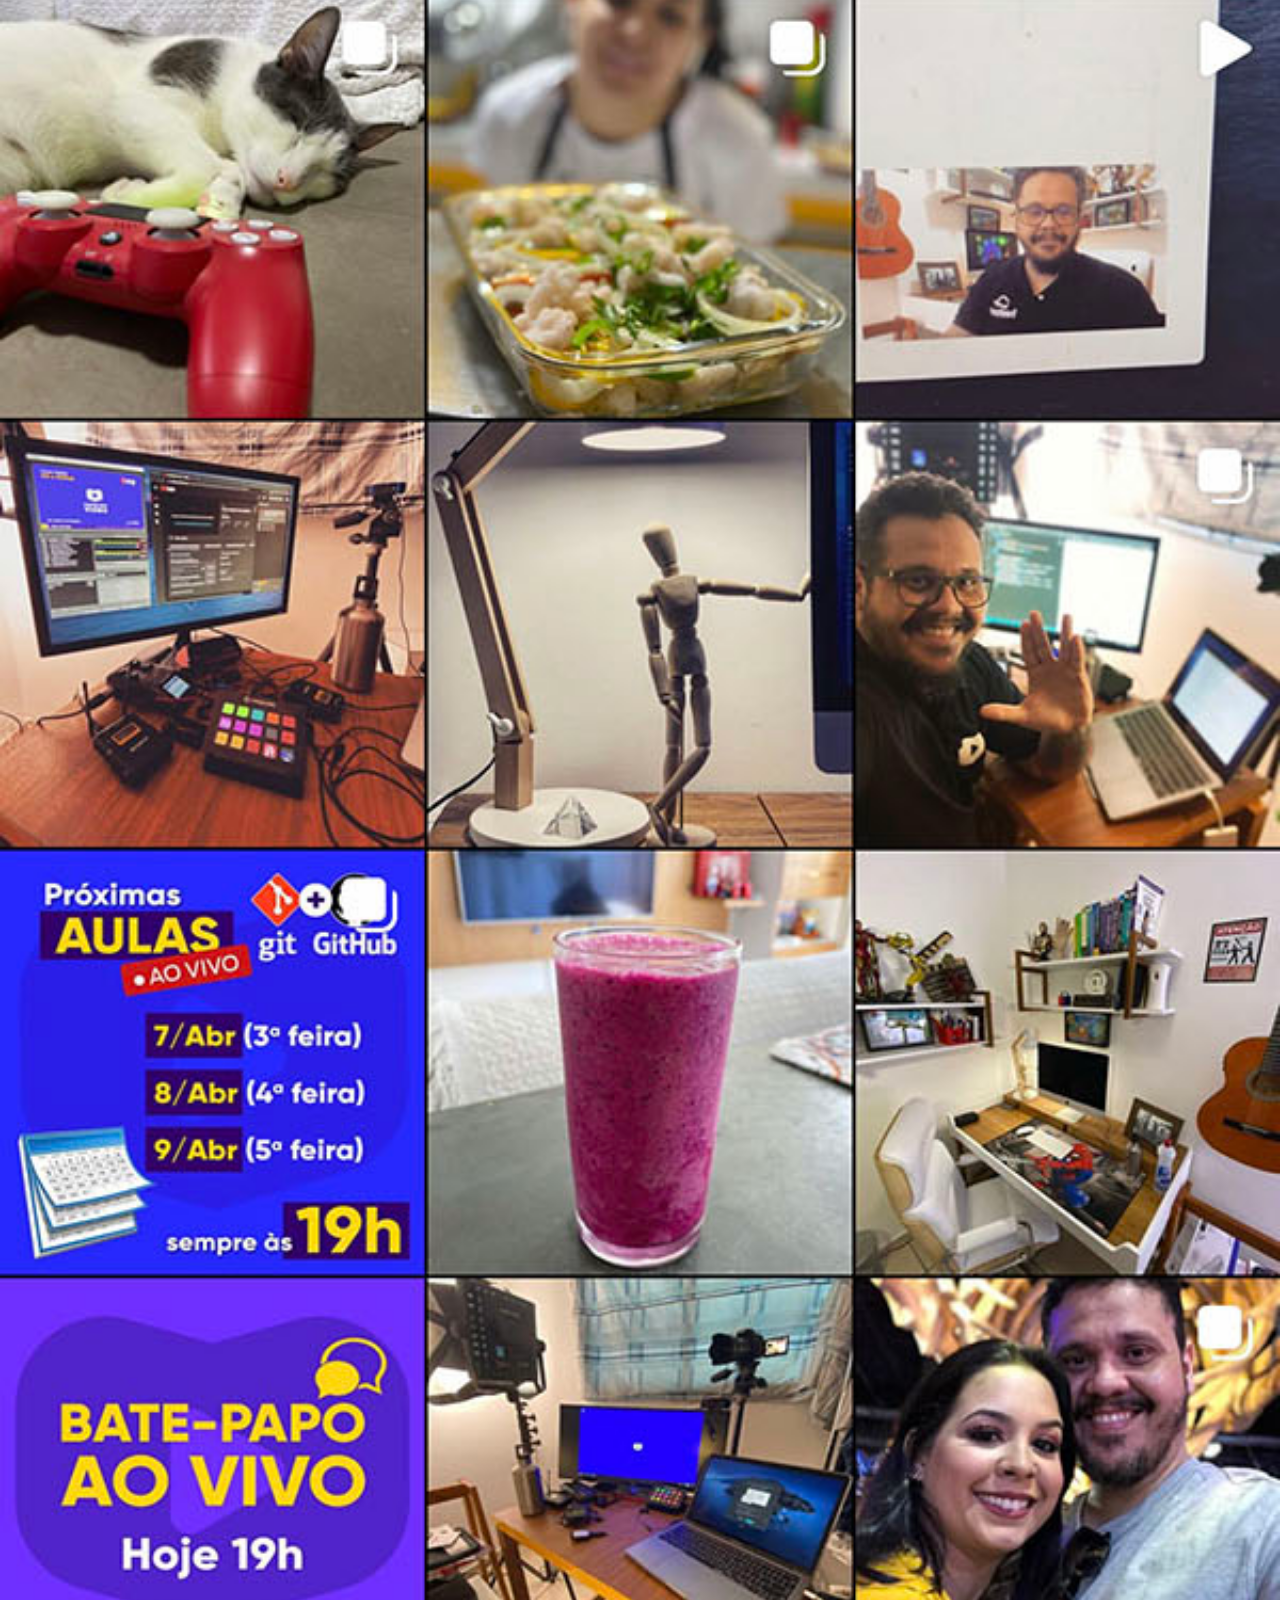
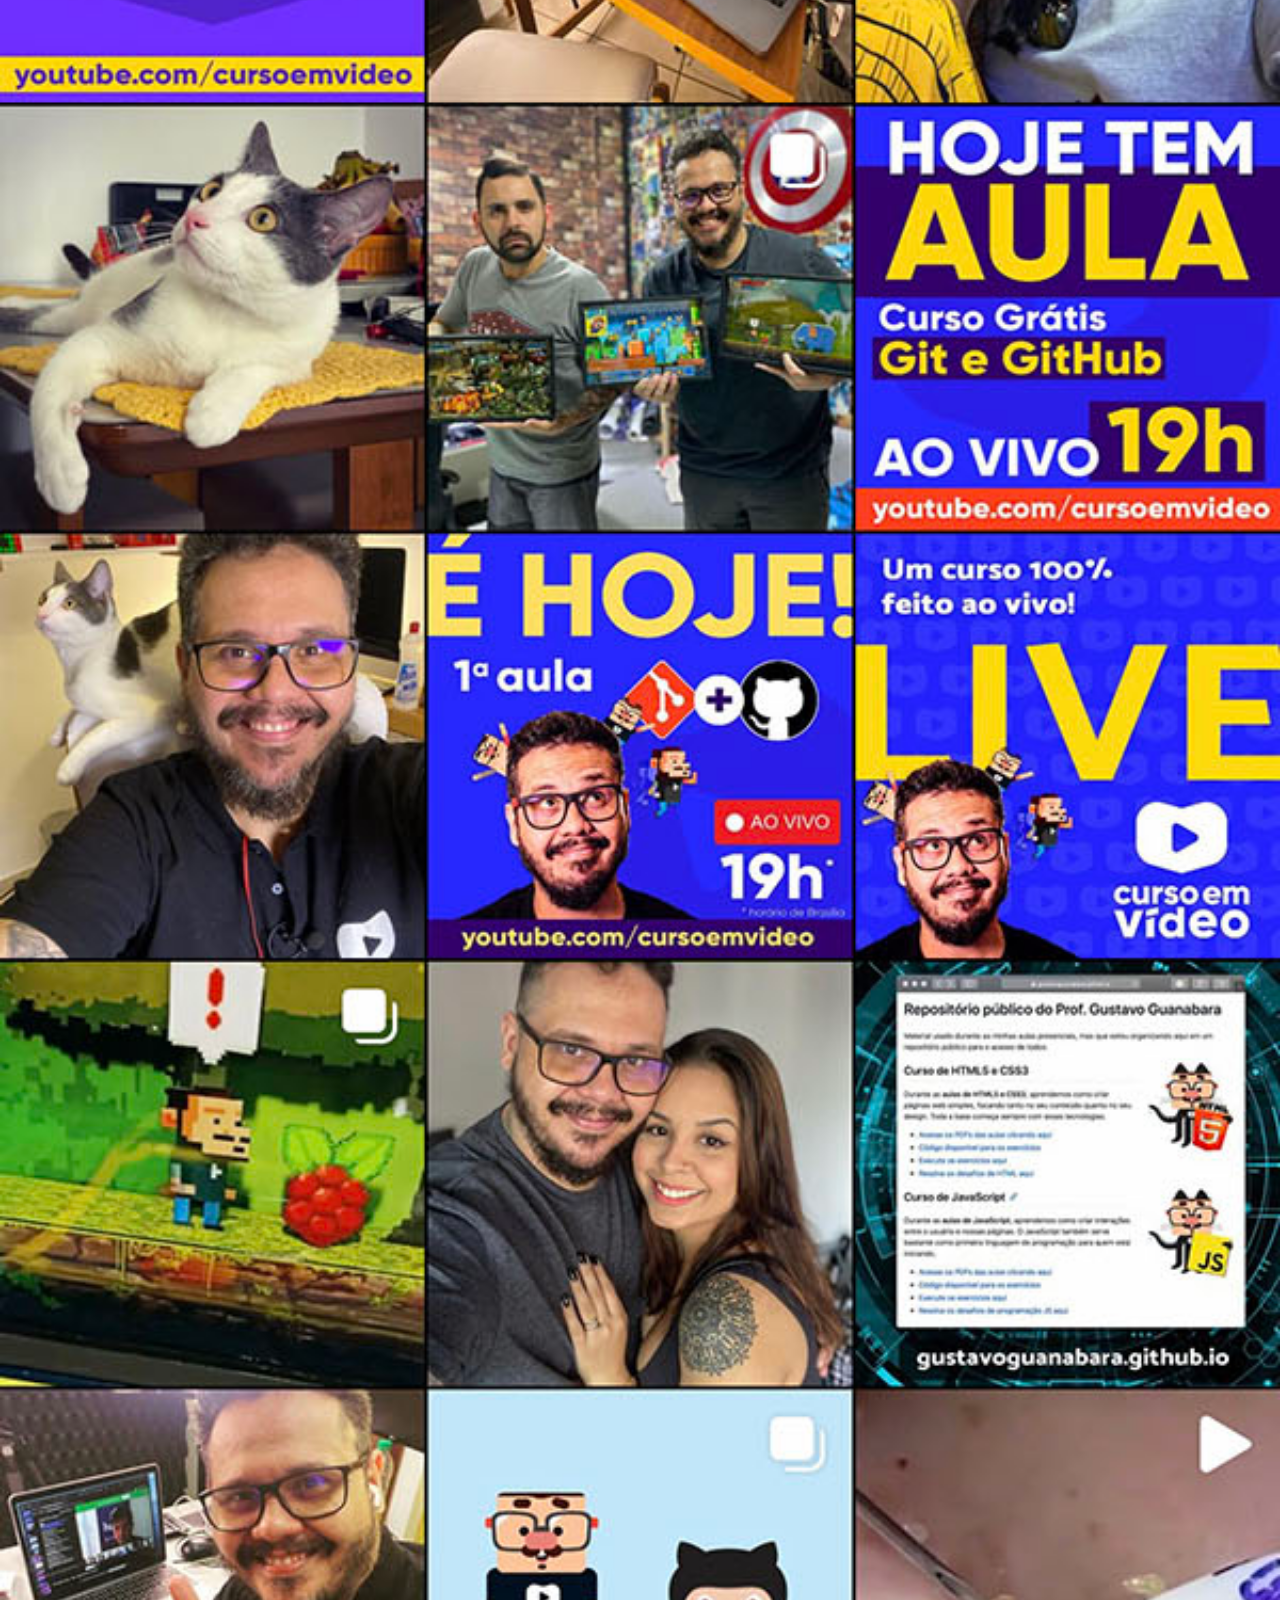
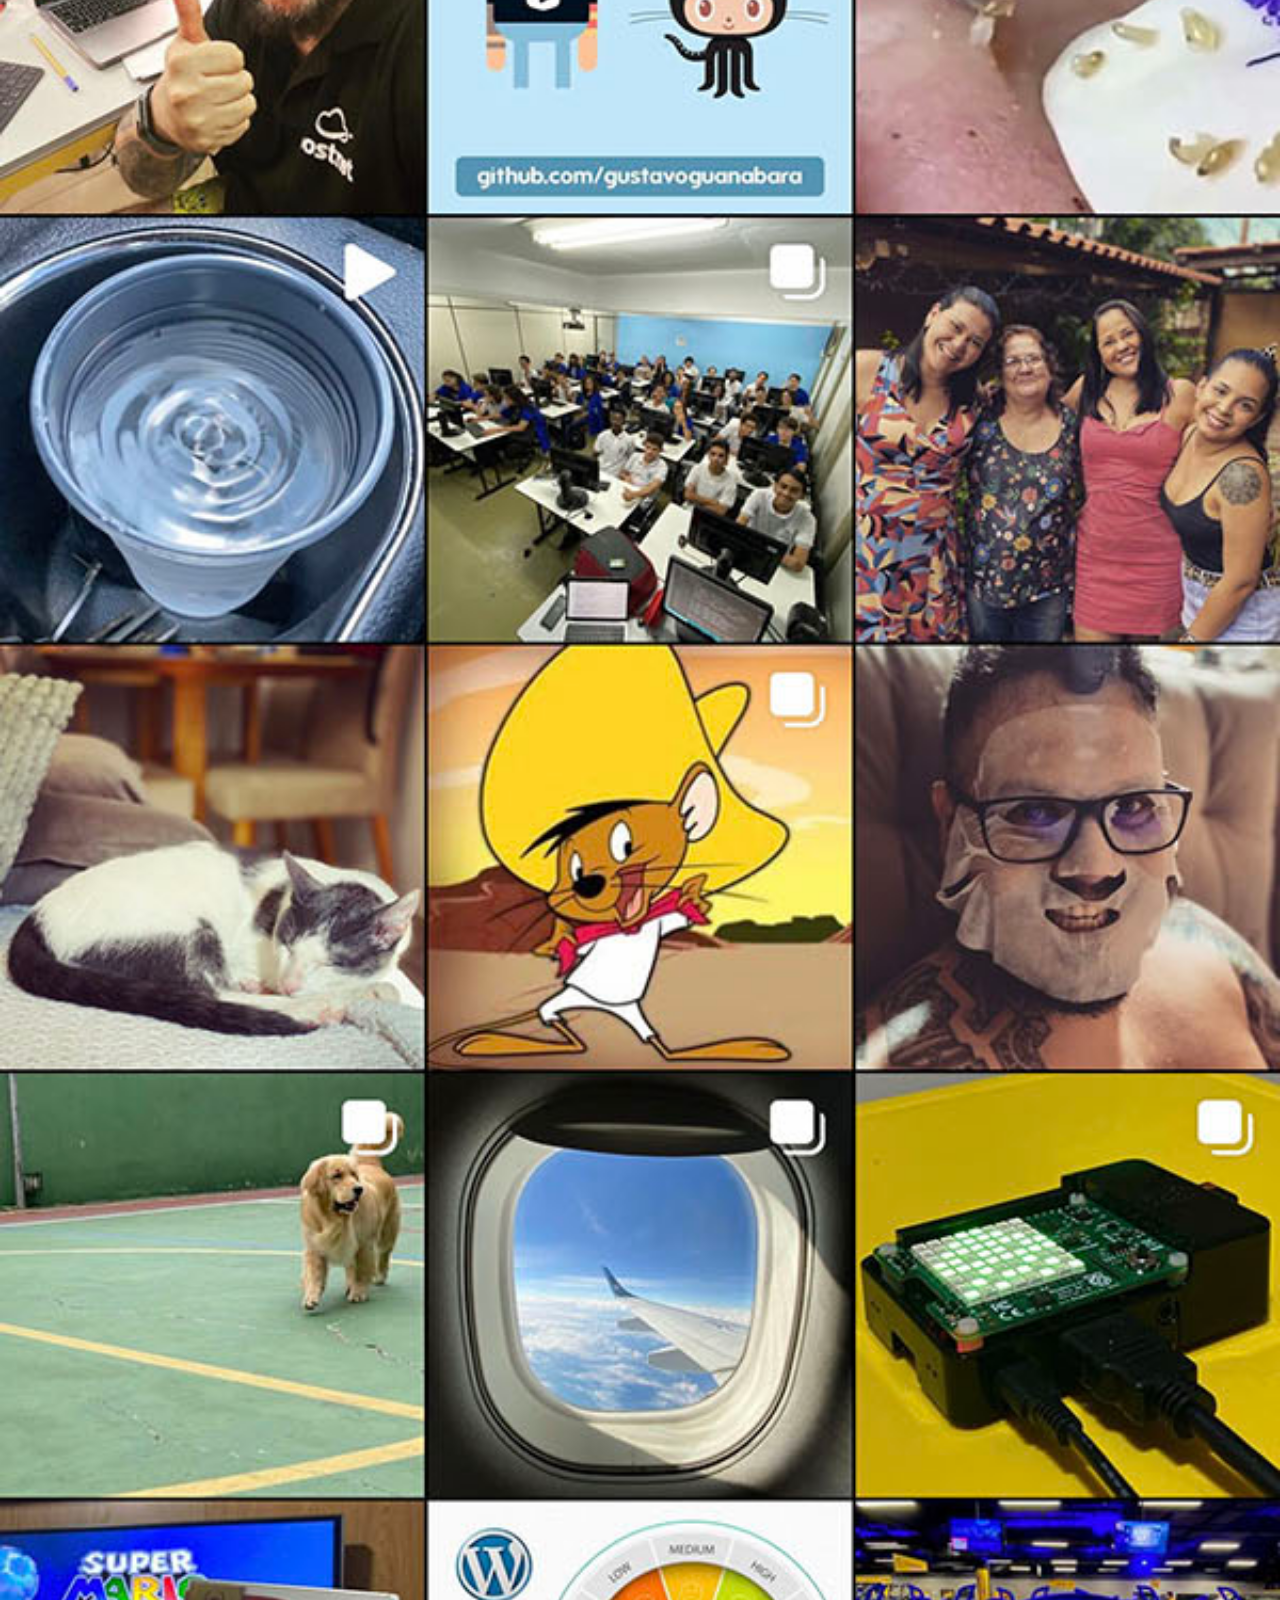
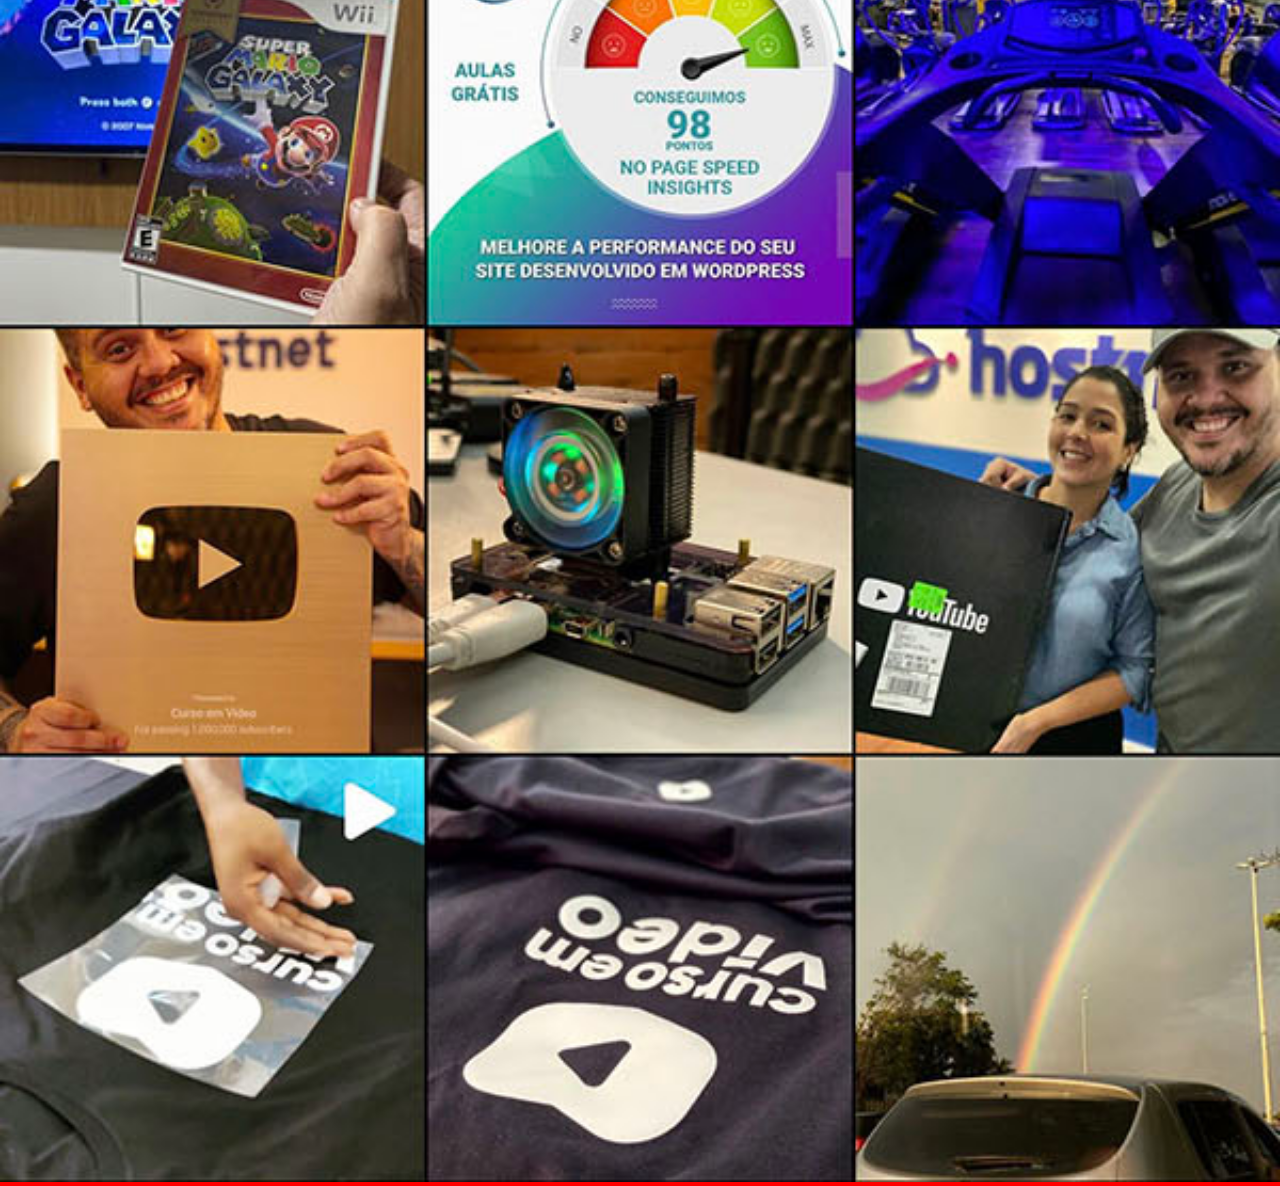
<file: instagram.html>
<!DOCTYPE html>
<html lang="pt-br">
<head>
    <meta charset="UTF-8">
    <meta name="viewport" content="width=device-width, initial-scale=1.0">
    <title>Document</title>
    <link rel="stylesheet" href="assets/social.css">
</head>
<body>
    <a href="https://www.instagram.com/cursoemvideo/?hl=pt"><img src="components/images/tela-instagram.jpg" alt=""></a>
</body>
</html>
</file>
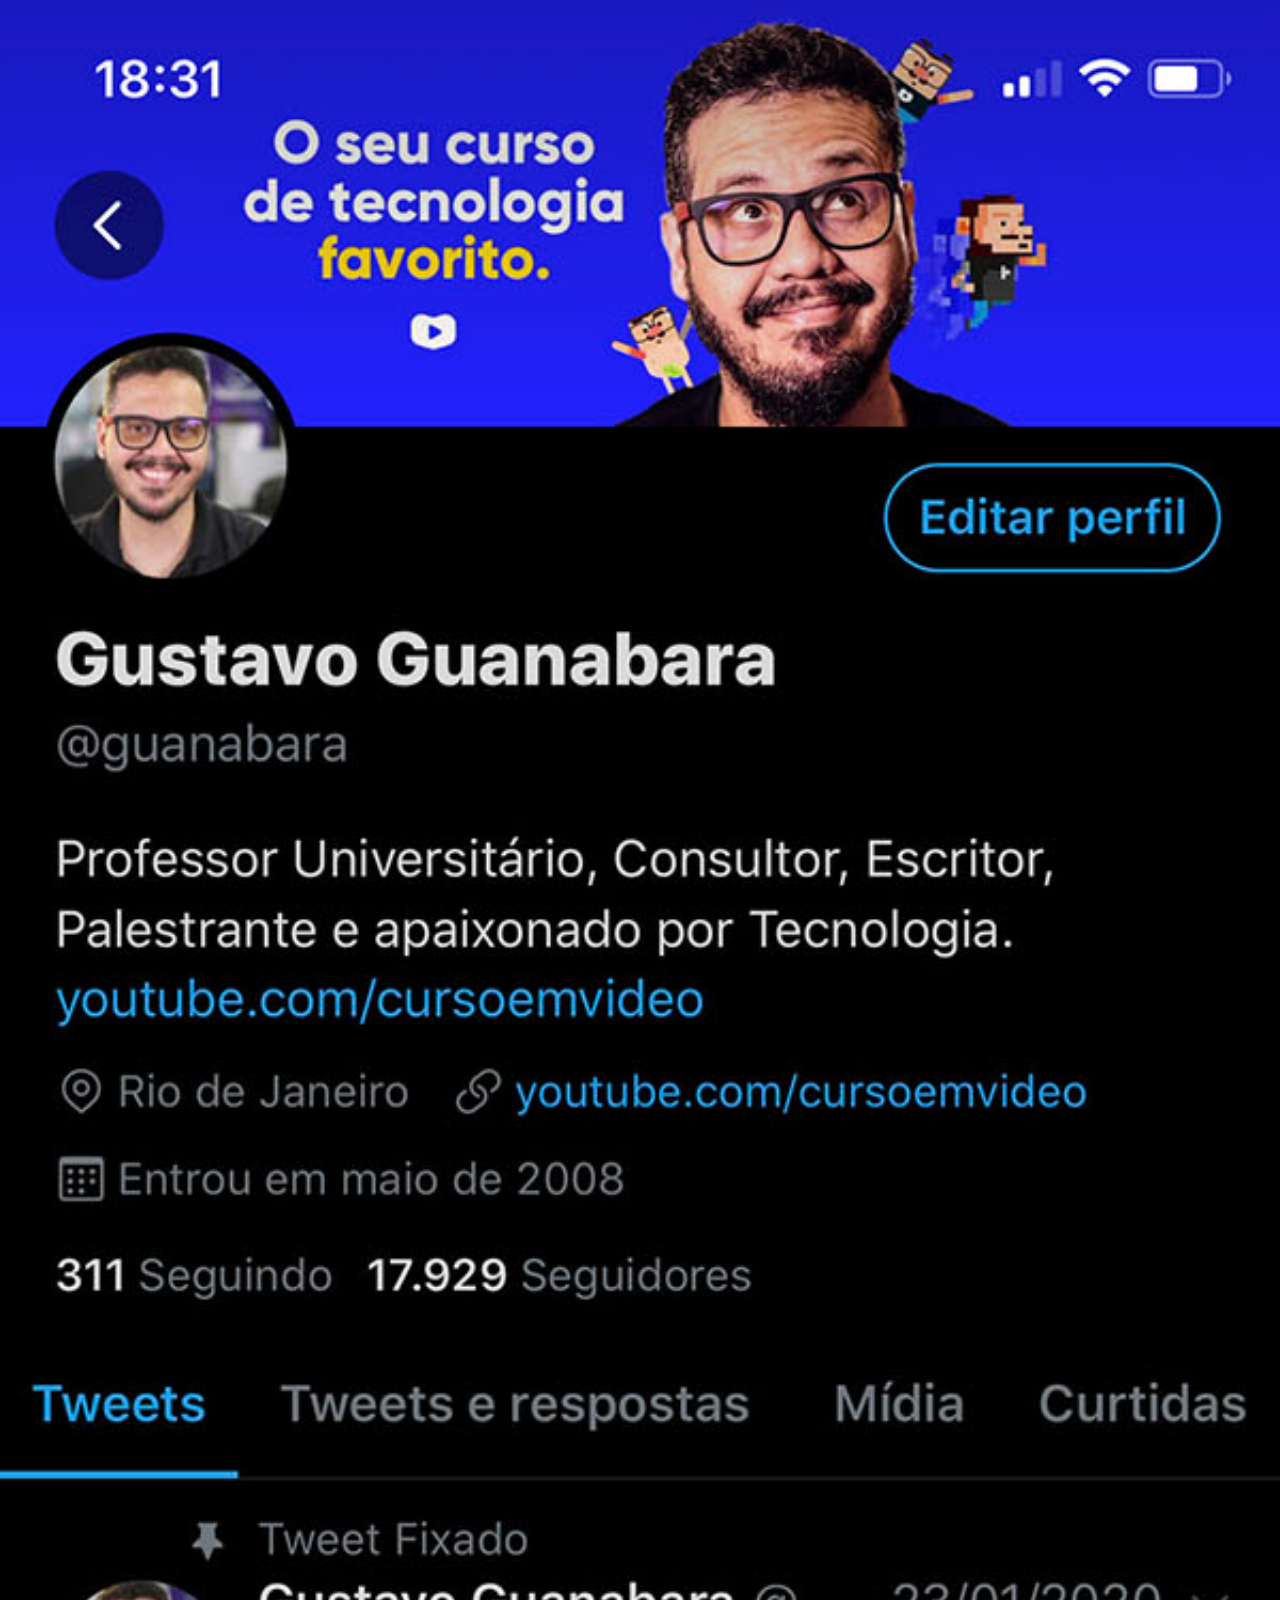
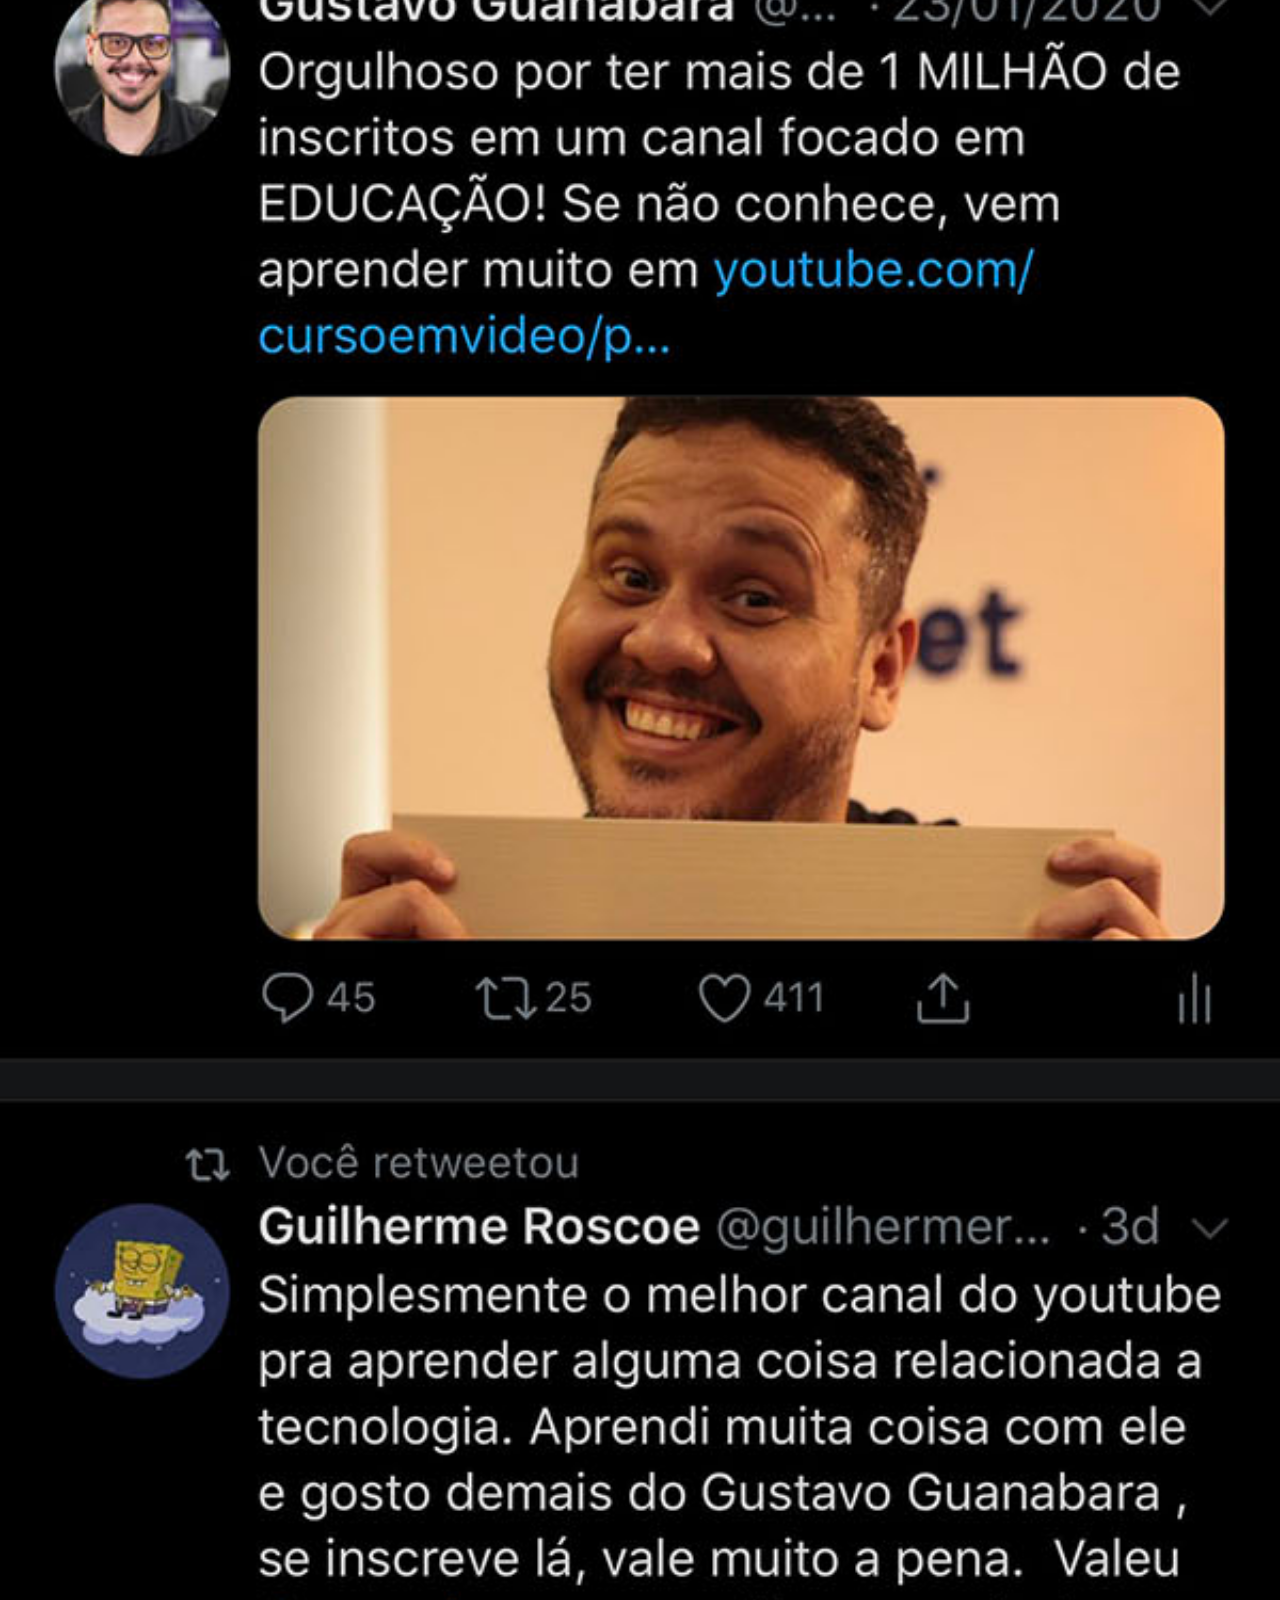
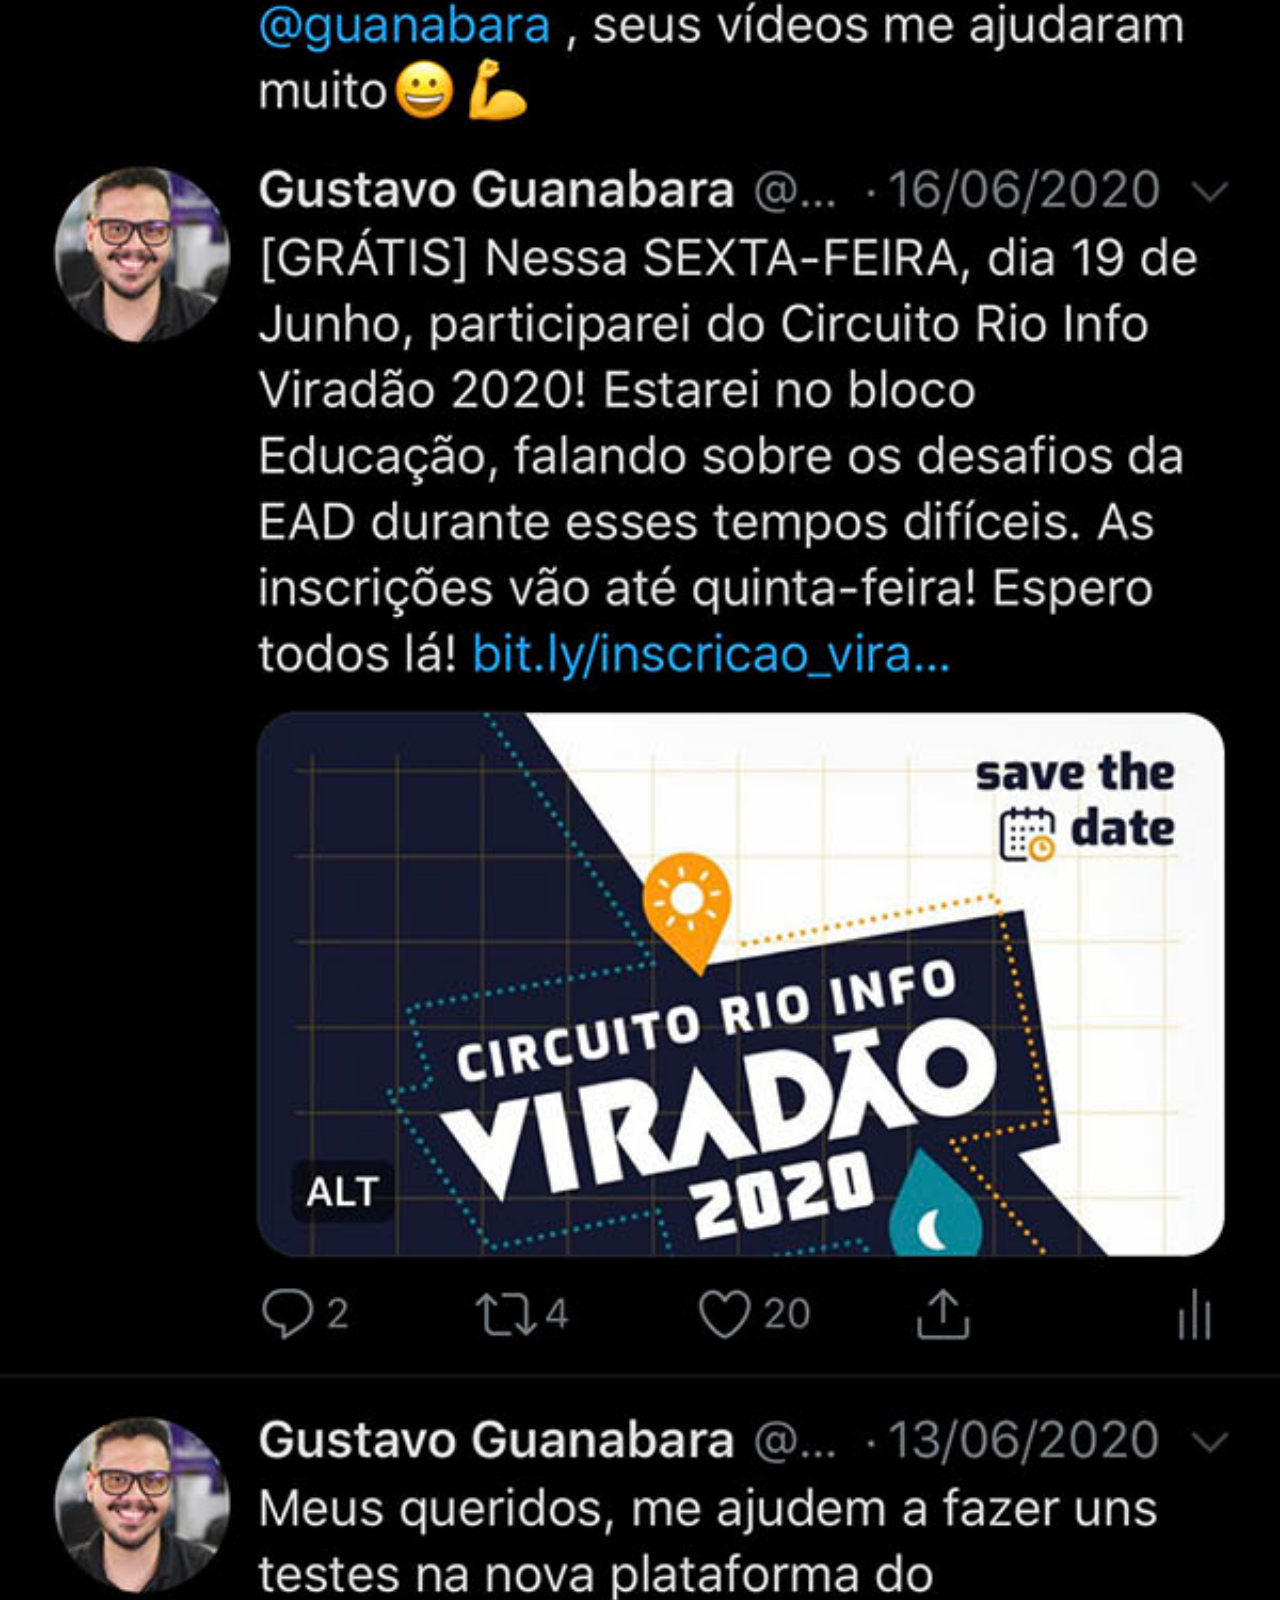
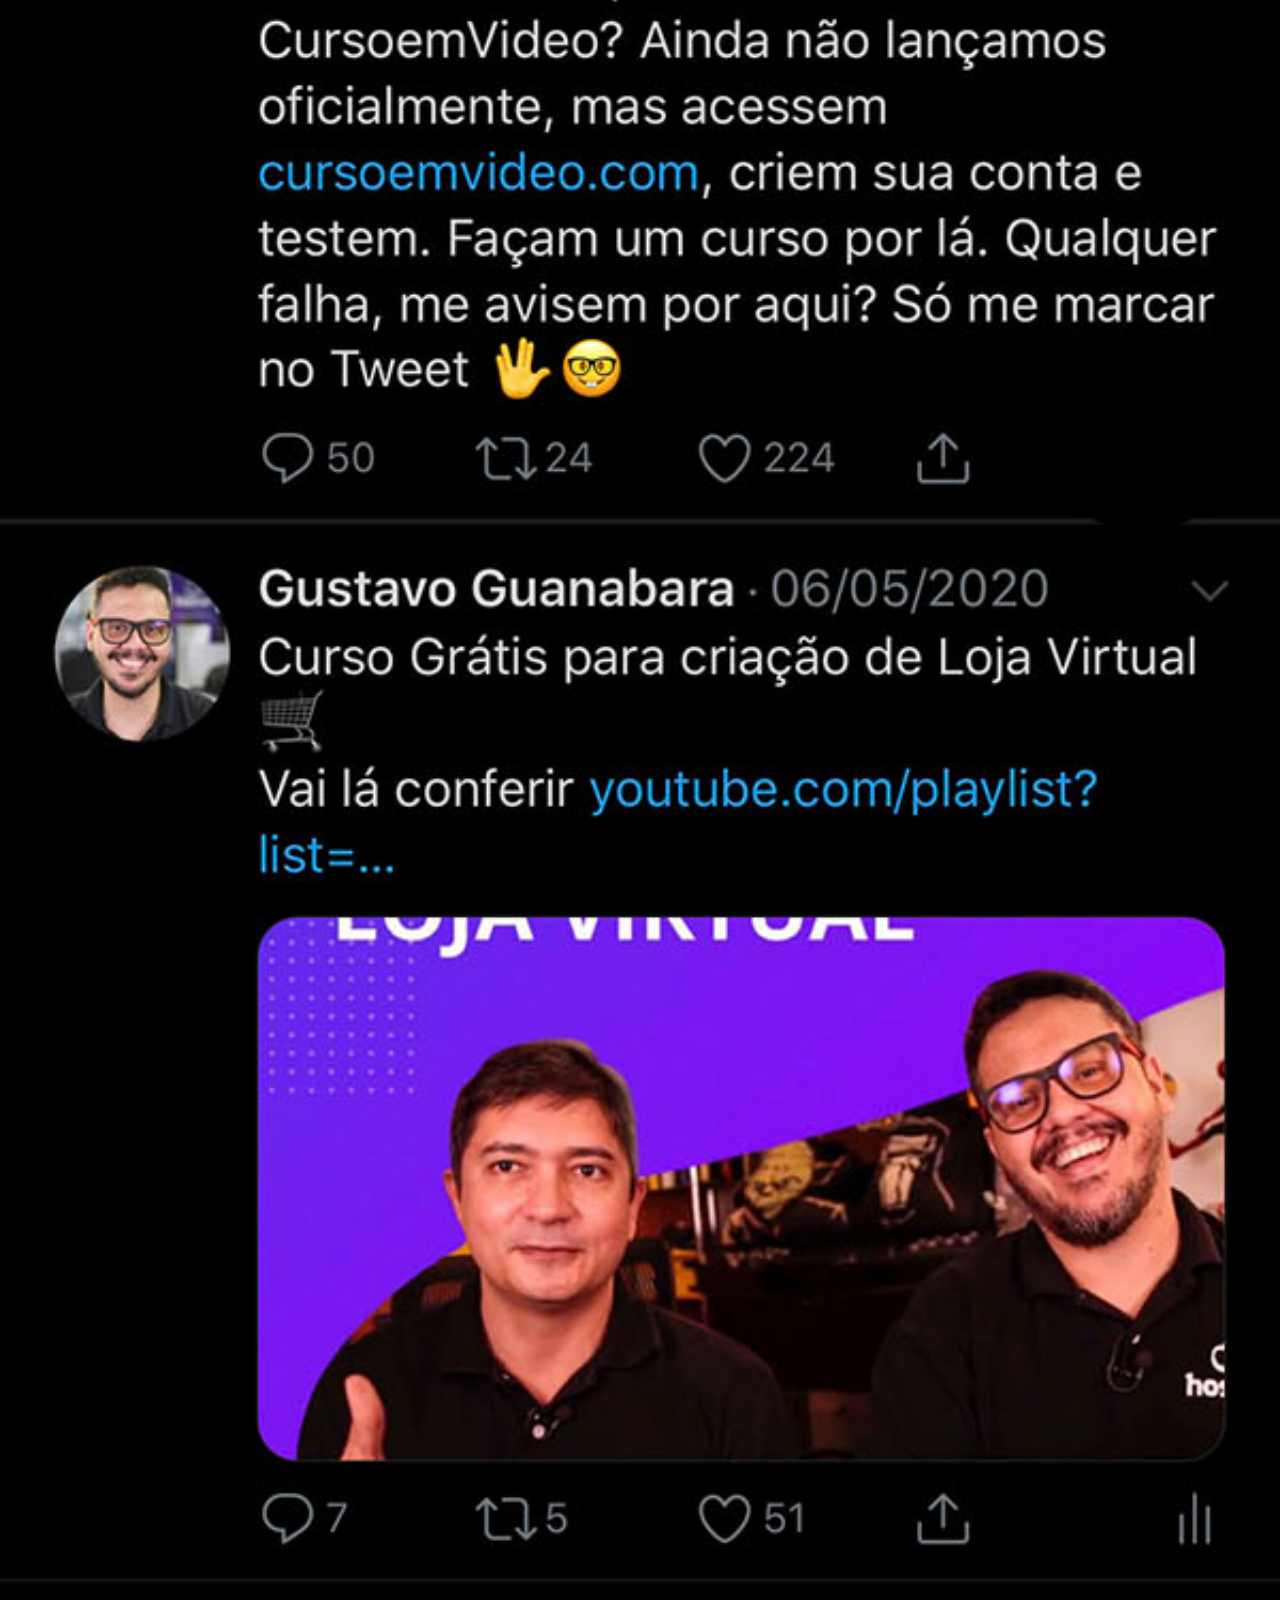
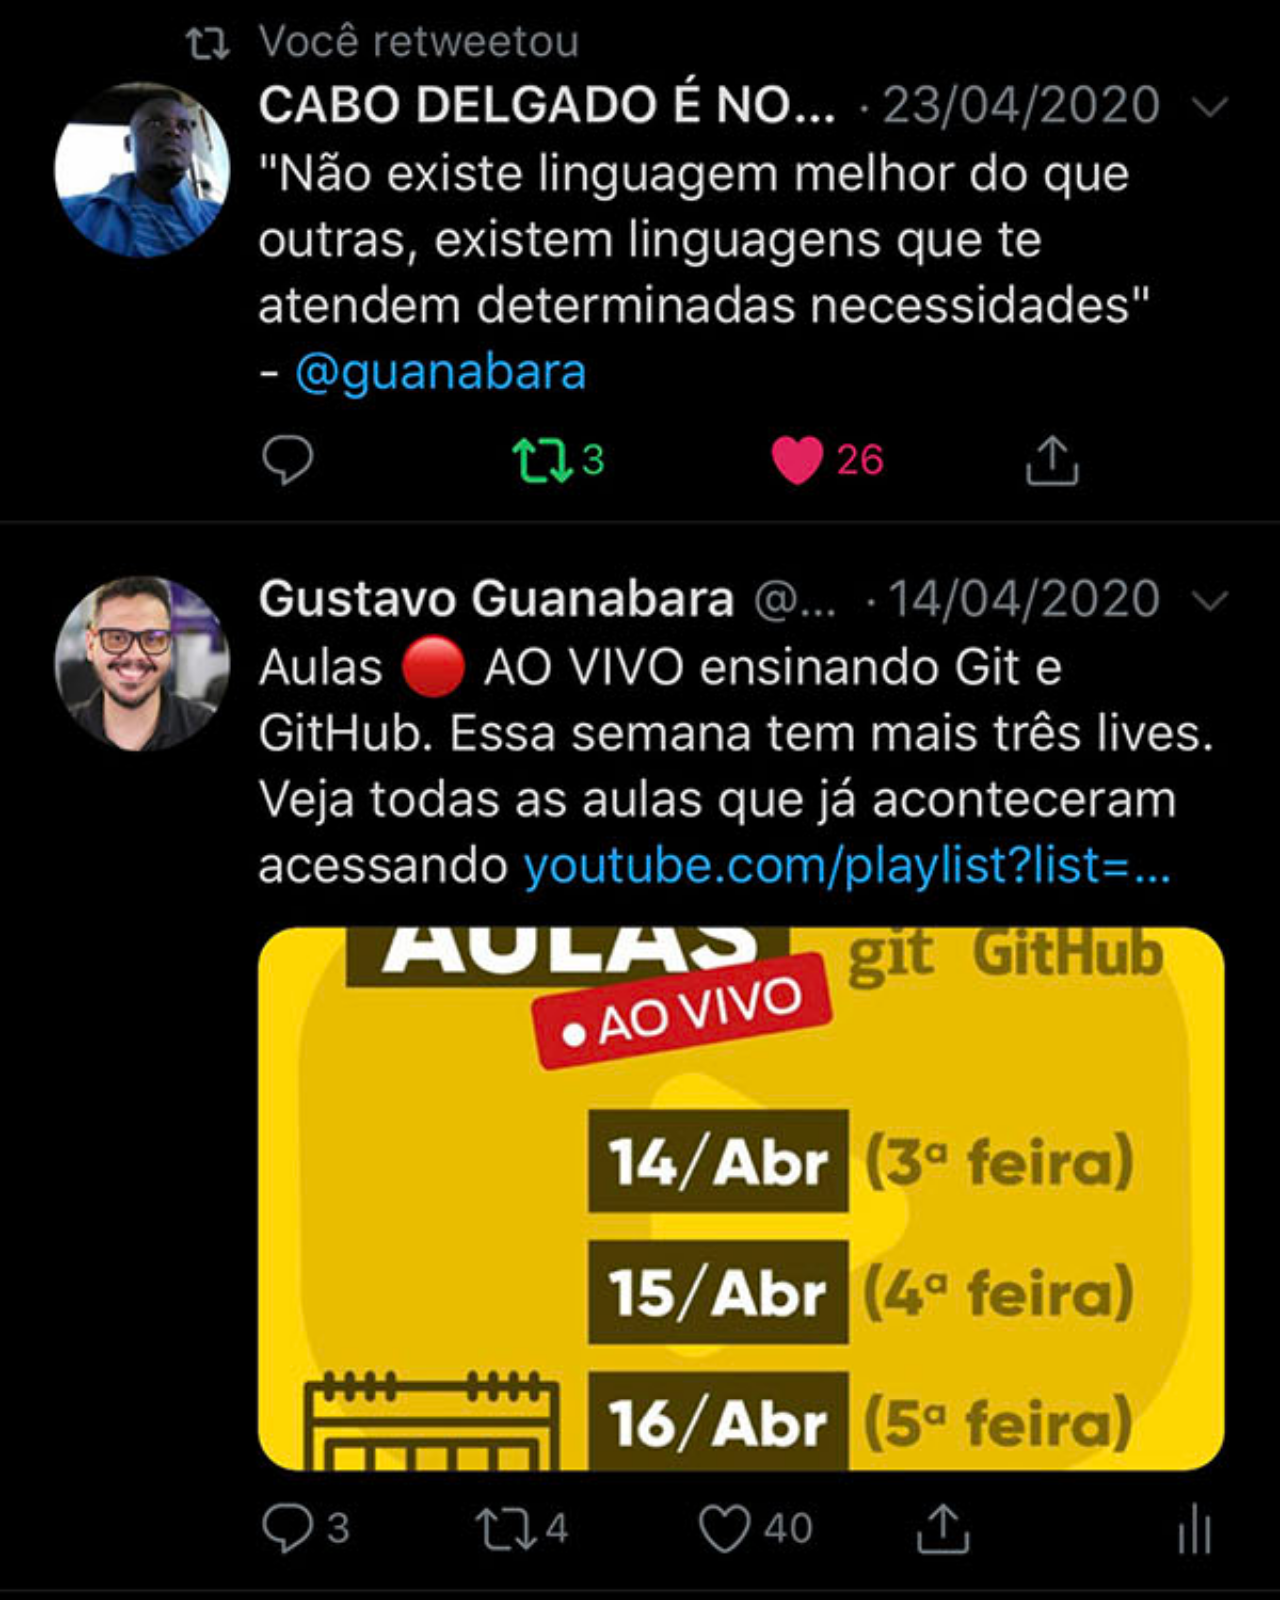
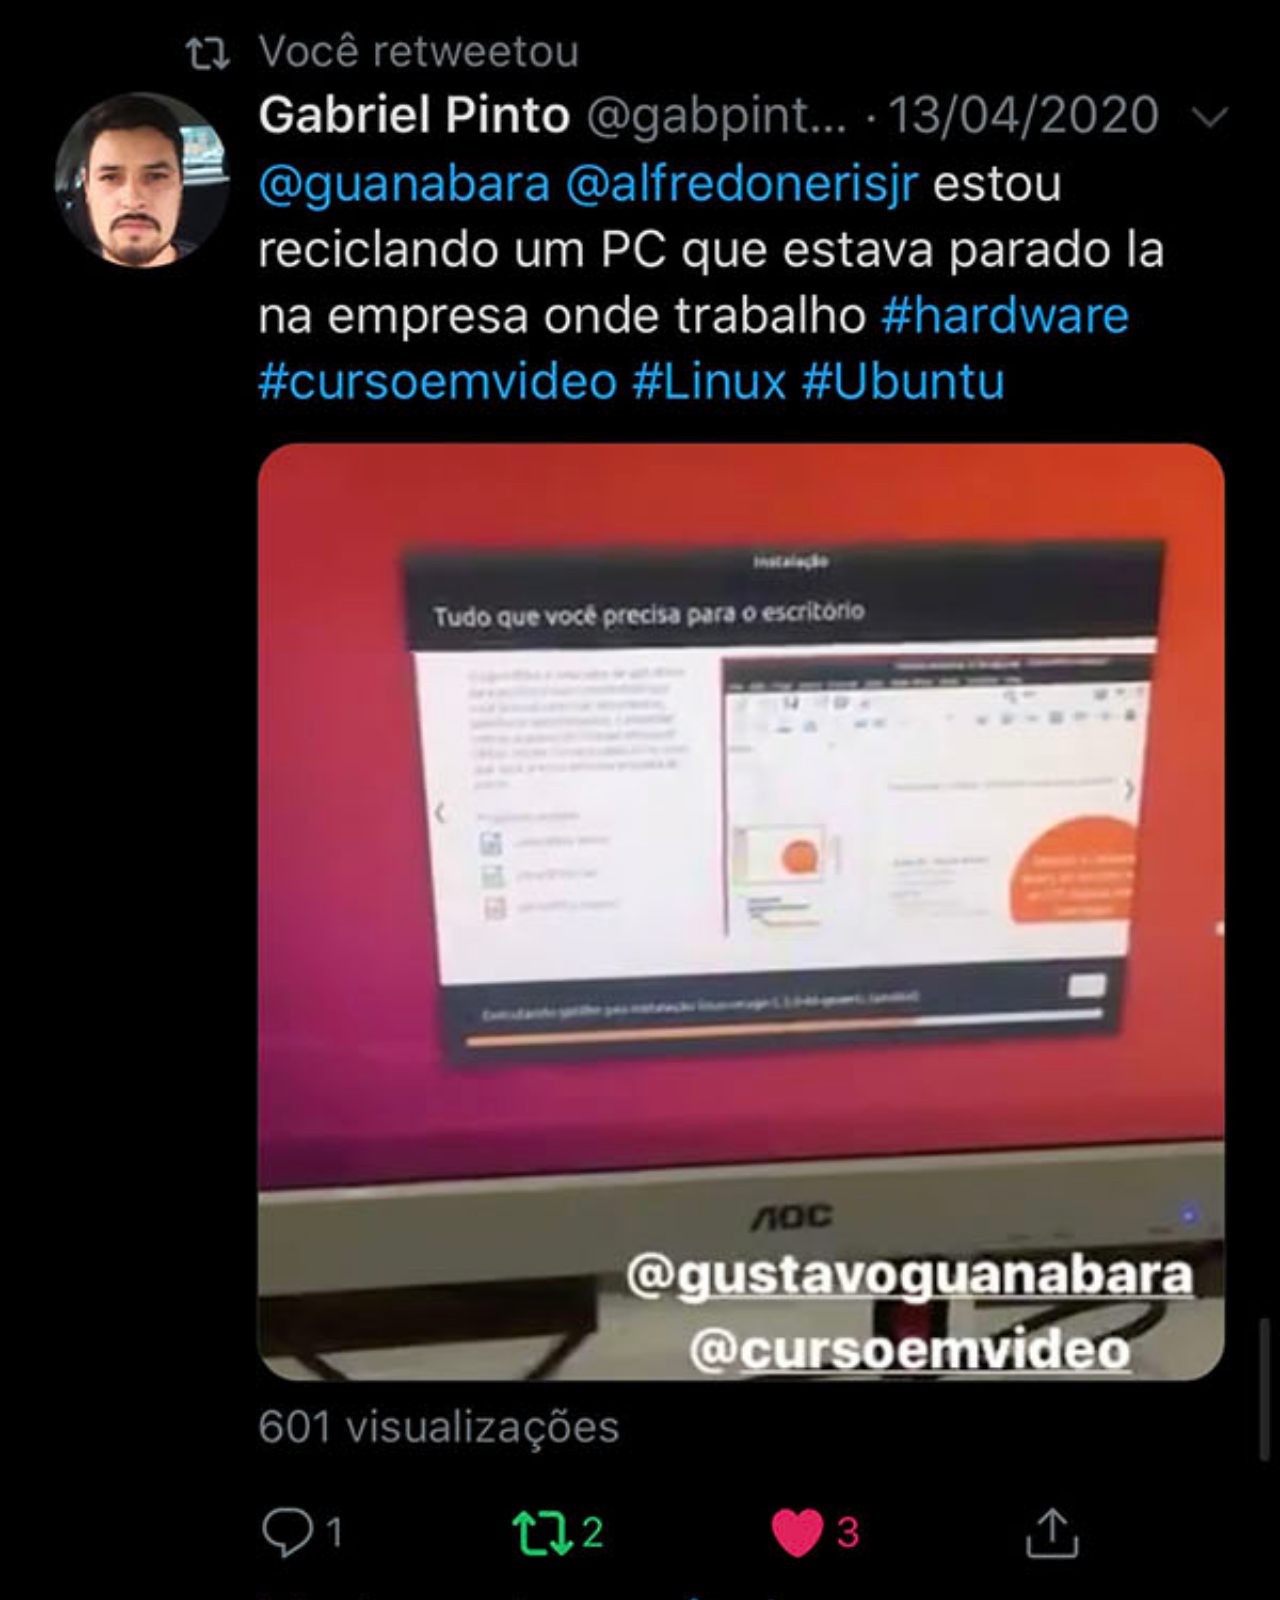
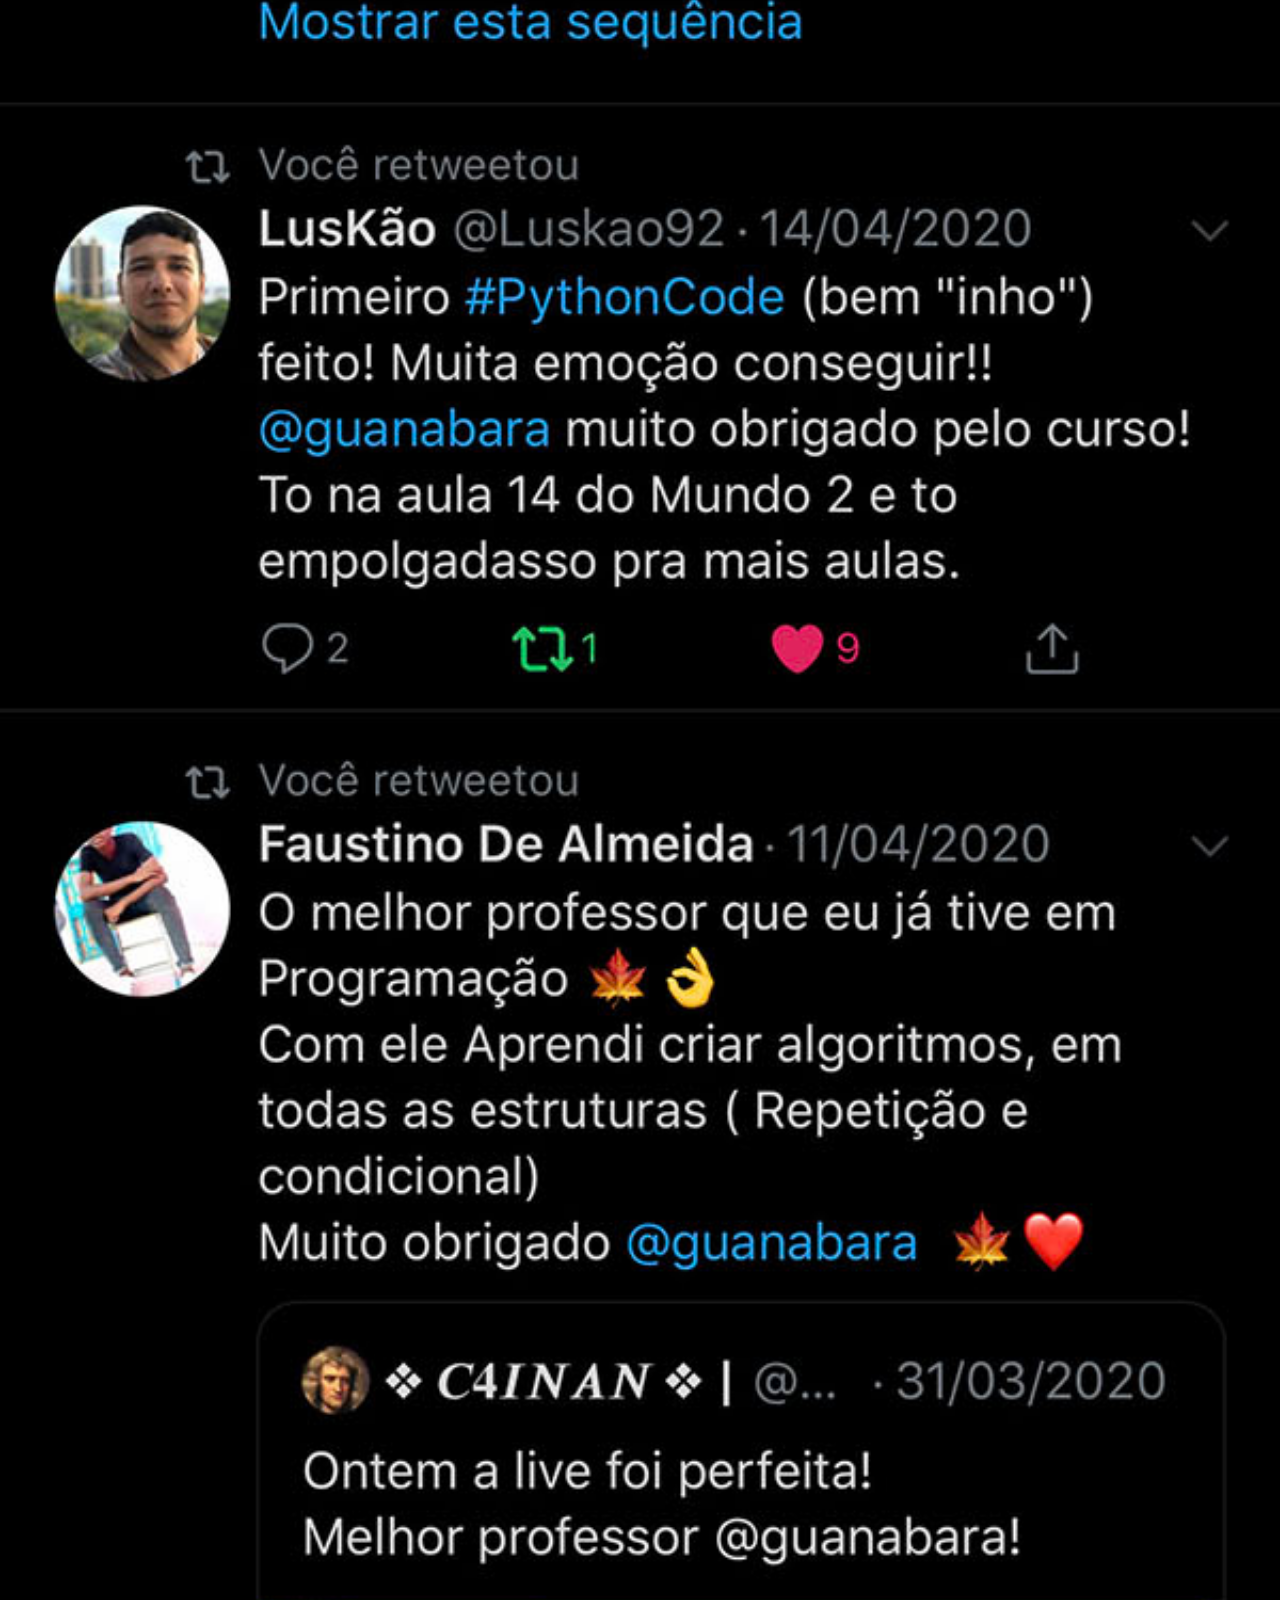
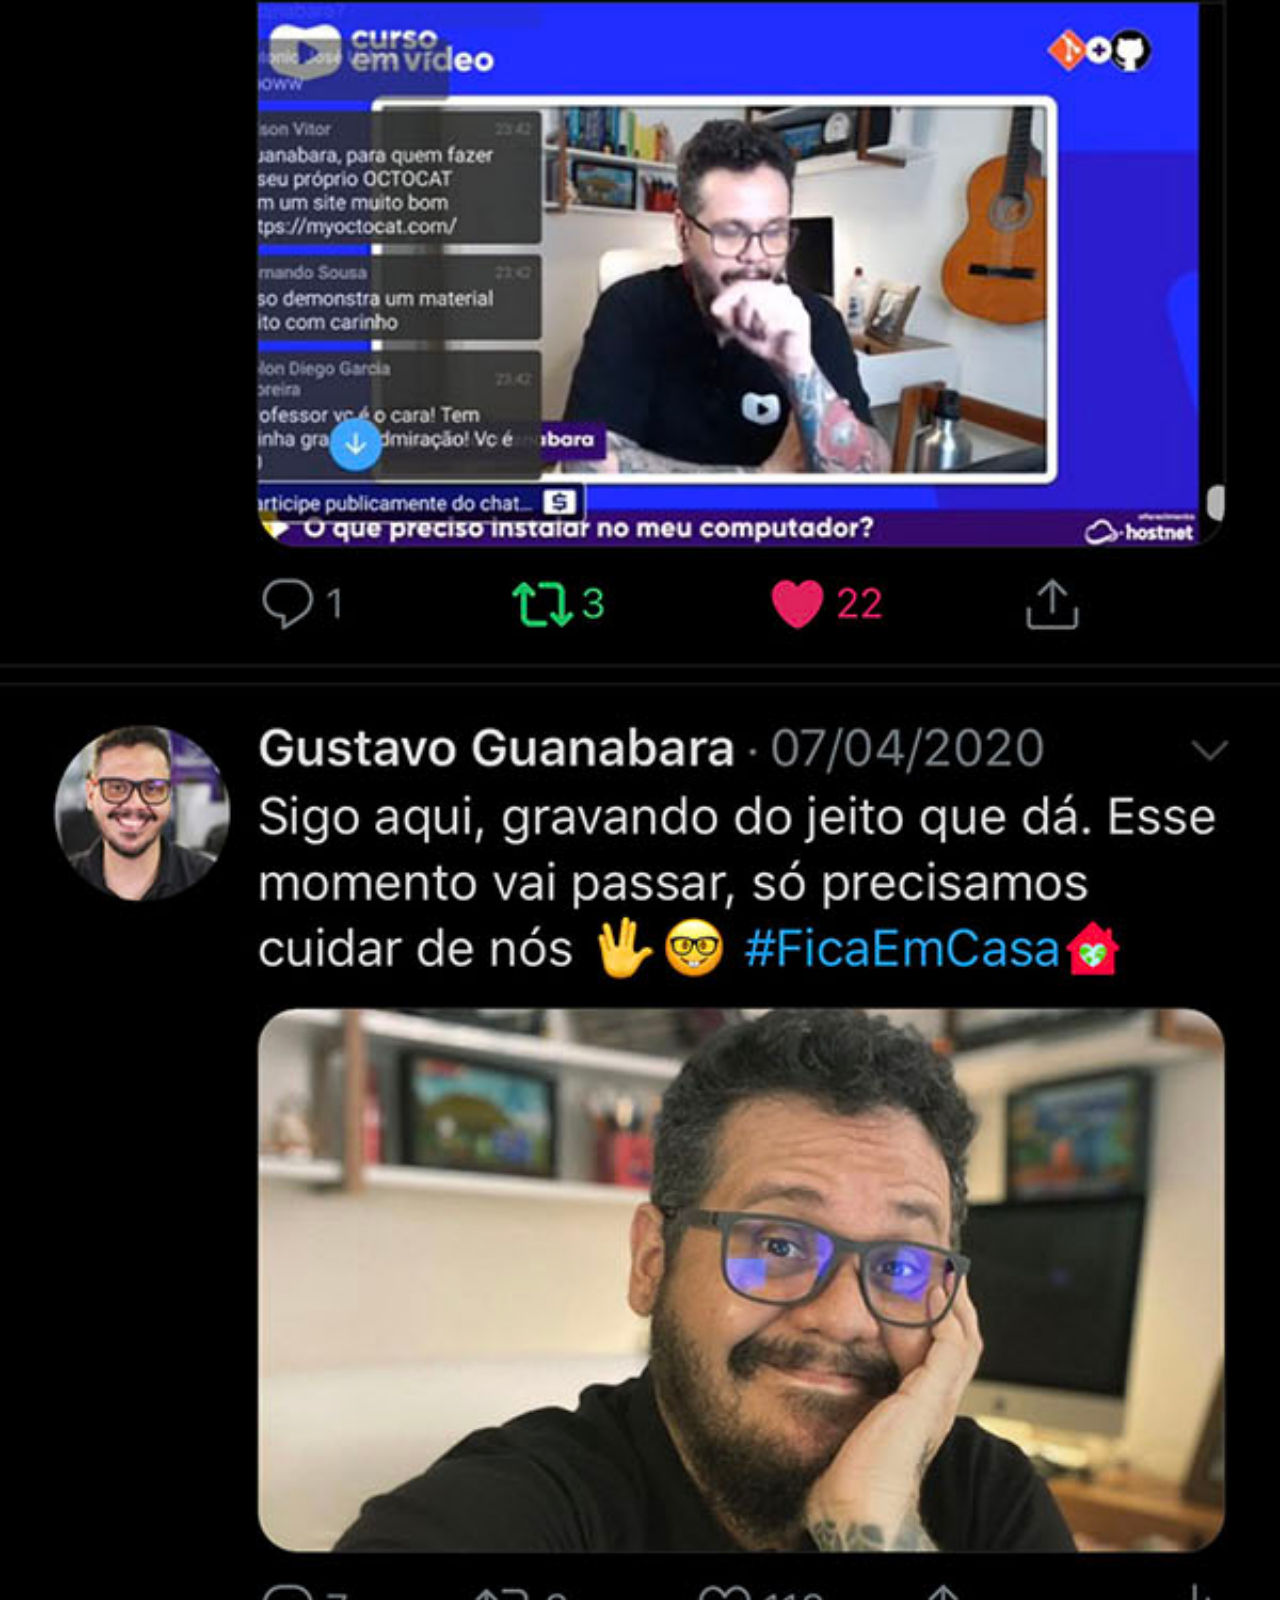
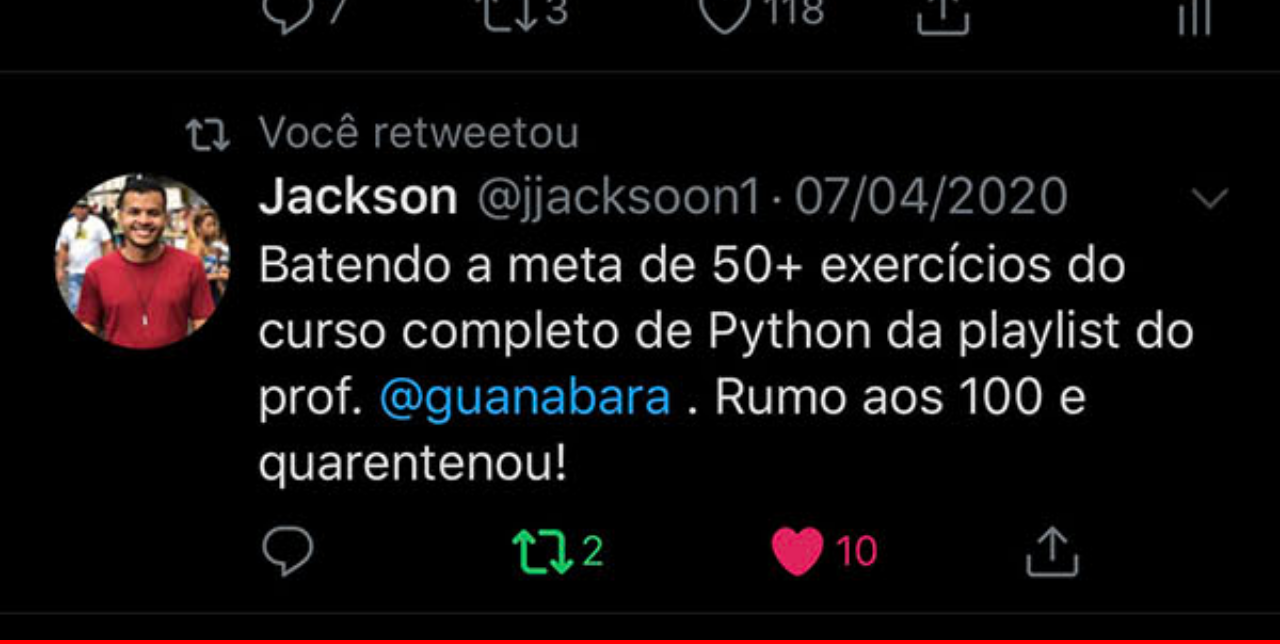
<file: twitter.html>
<!DOCTYPE html>
<html lang="pt-br">
<head>
    <meta charset="UTF-8">
    <meta name="viewport" content="width=device-width, initial-scale=1.0">
    <title>Document</title>
    <link rel="stylesheet" href="assets/social.css">
</head>
<body>
    <a href="https://twitter.com/guanabara"><img src="components/images/tela-twitter.jpg" alt=""></a>
</body>
</html>
</file>
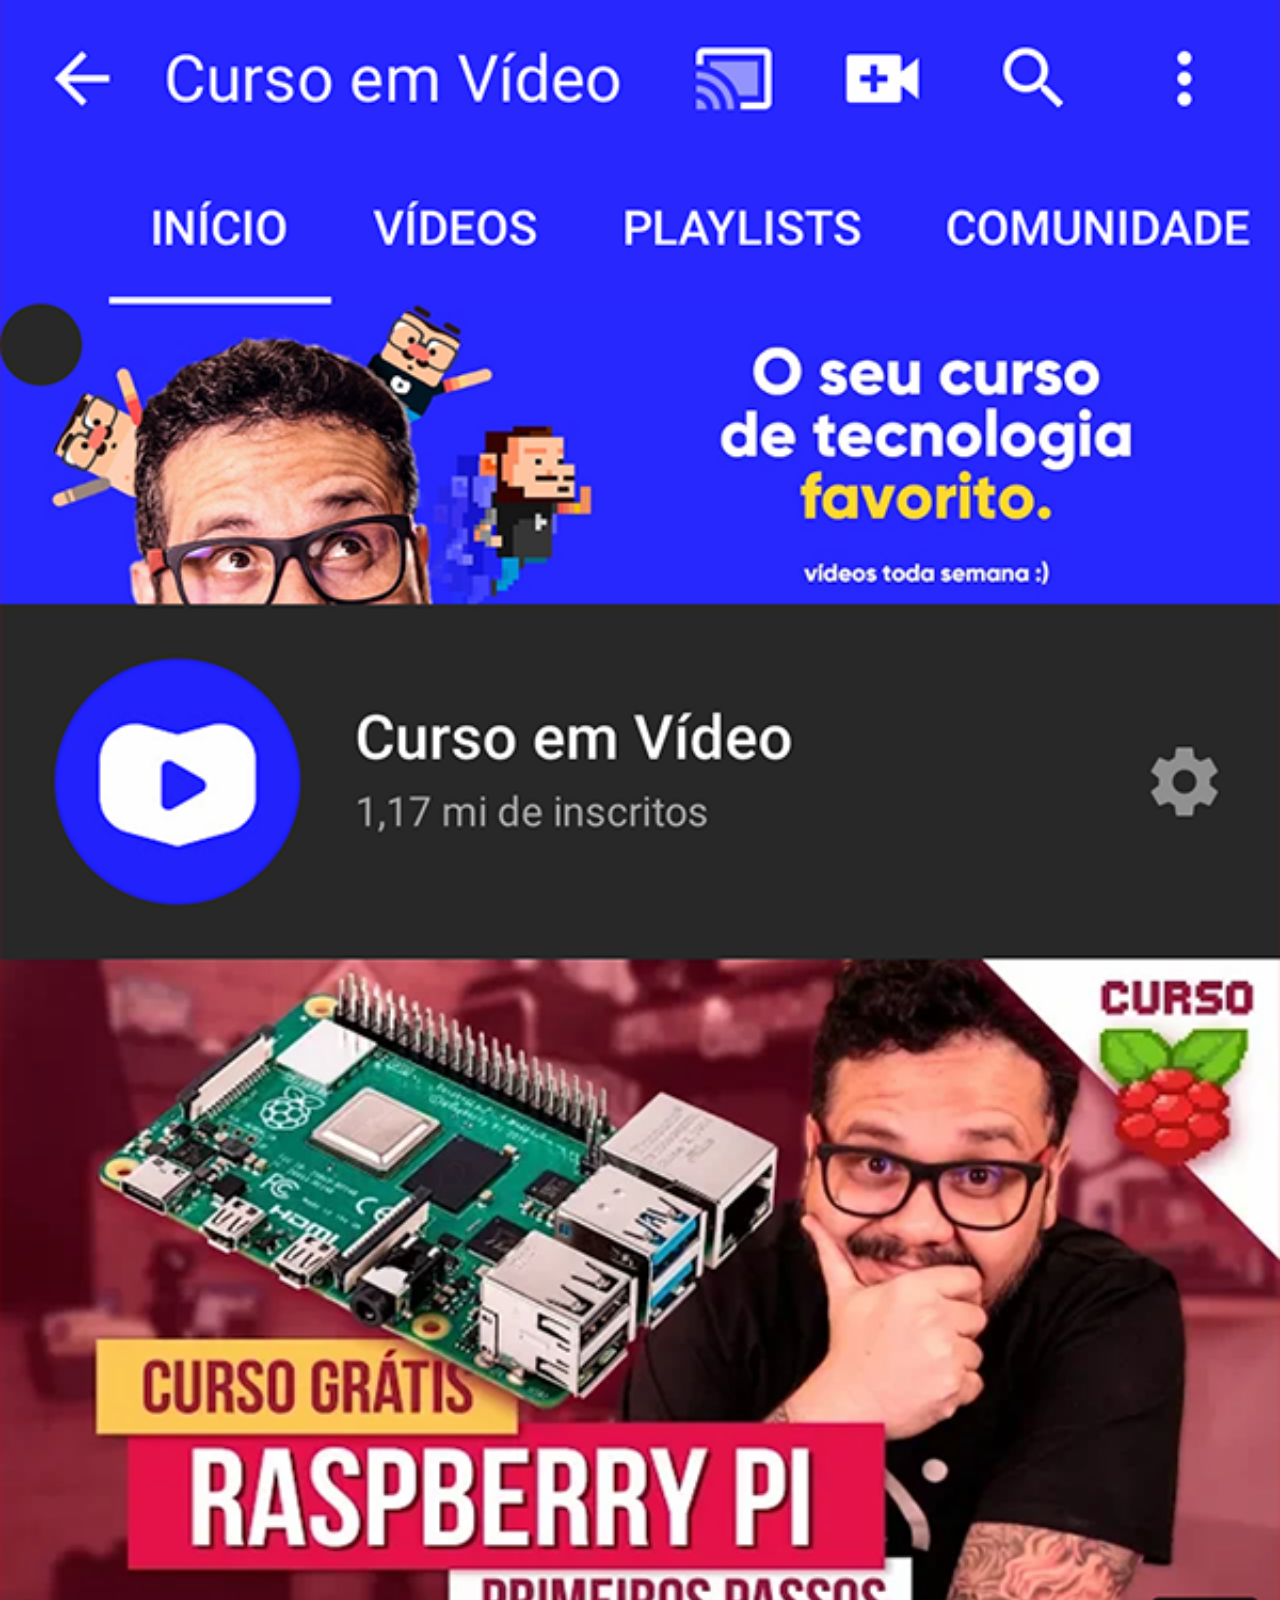
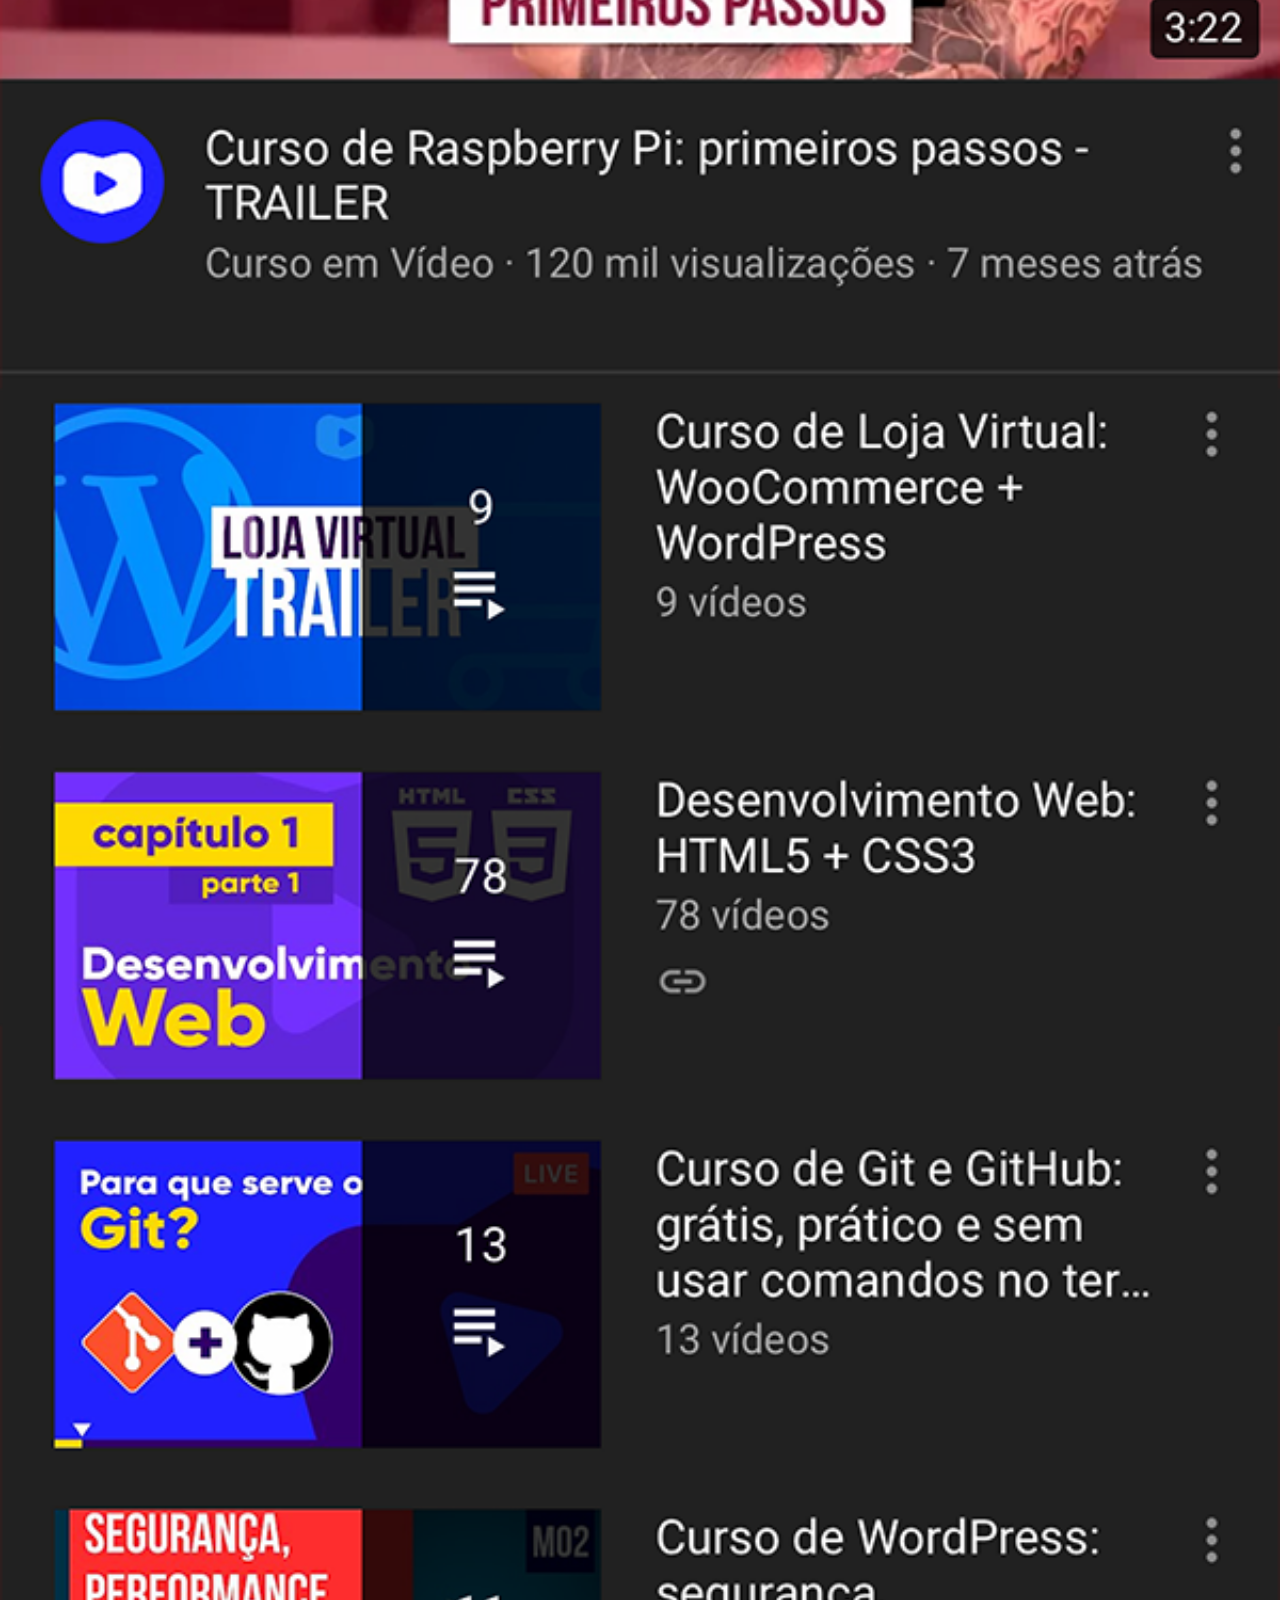
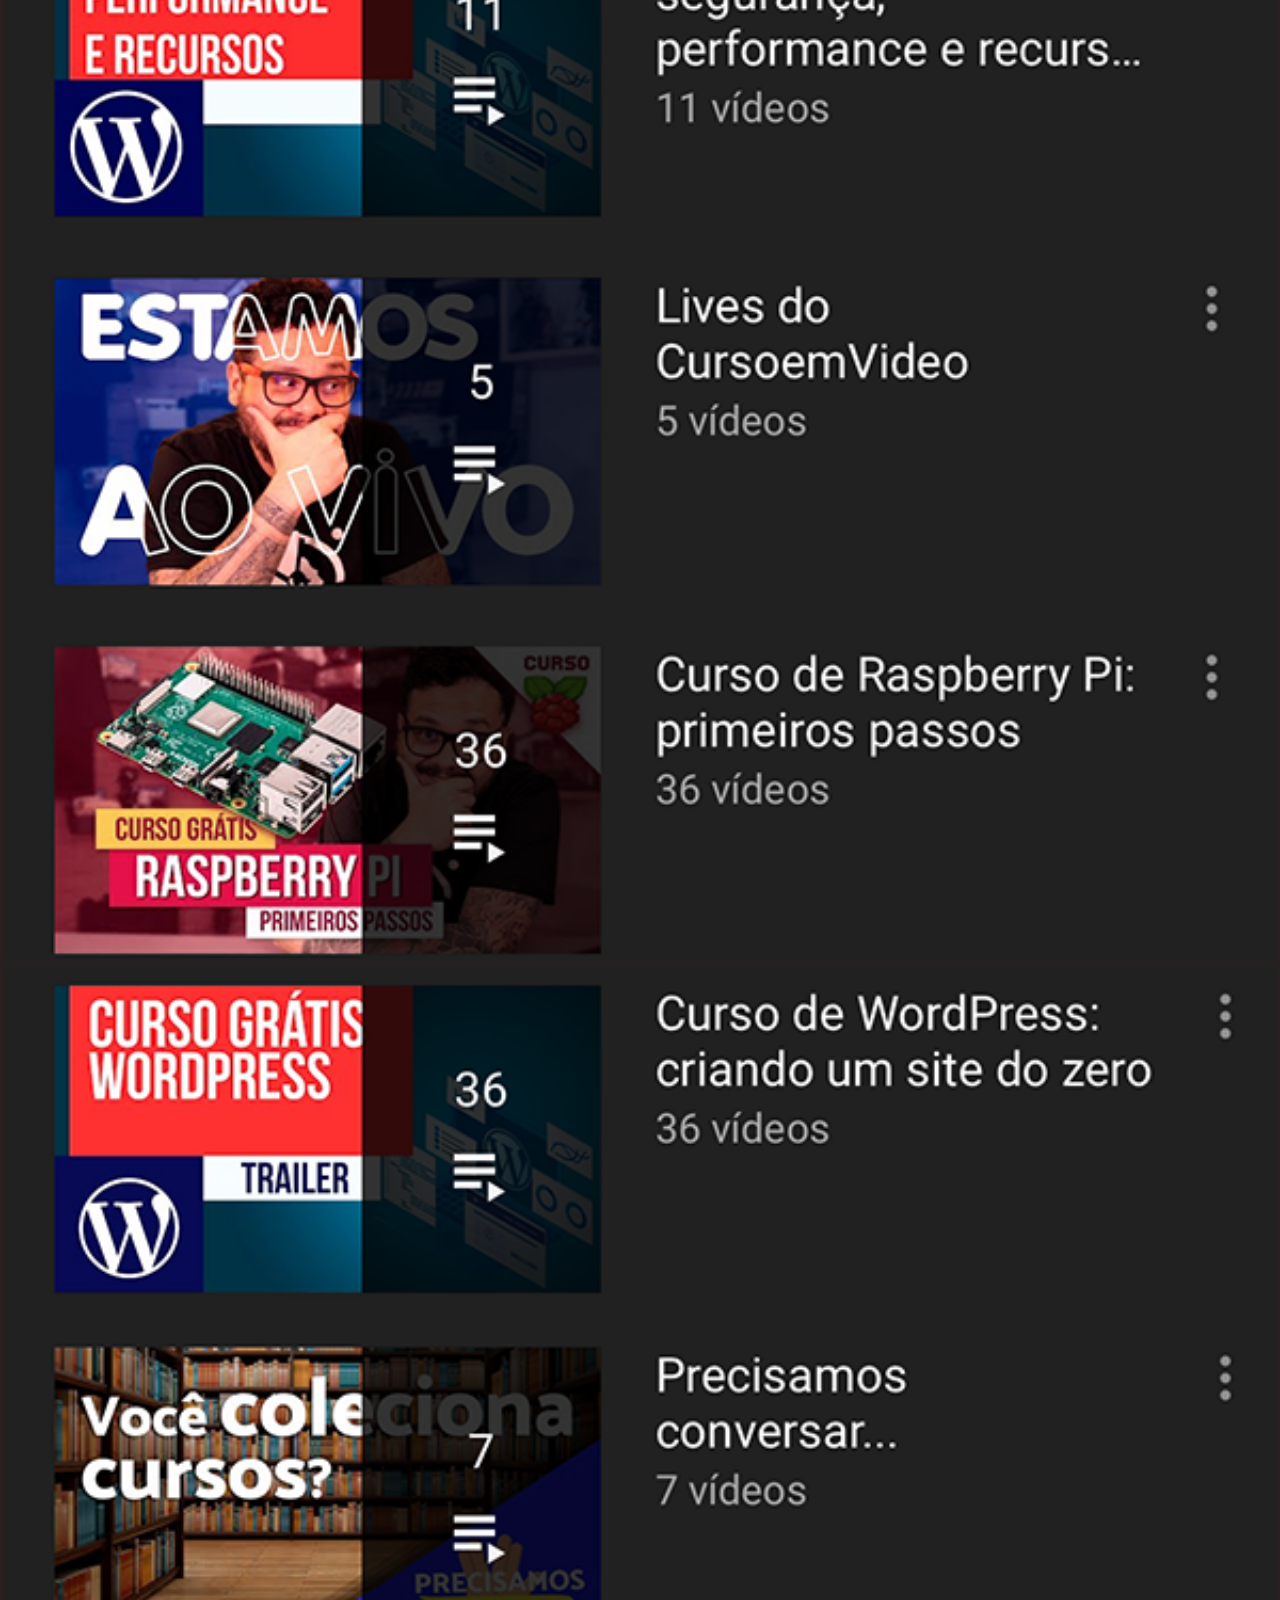
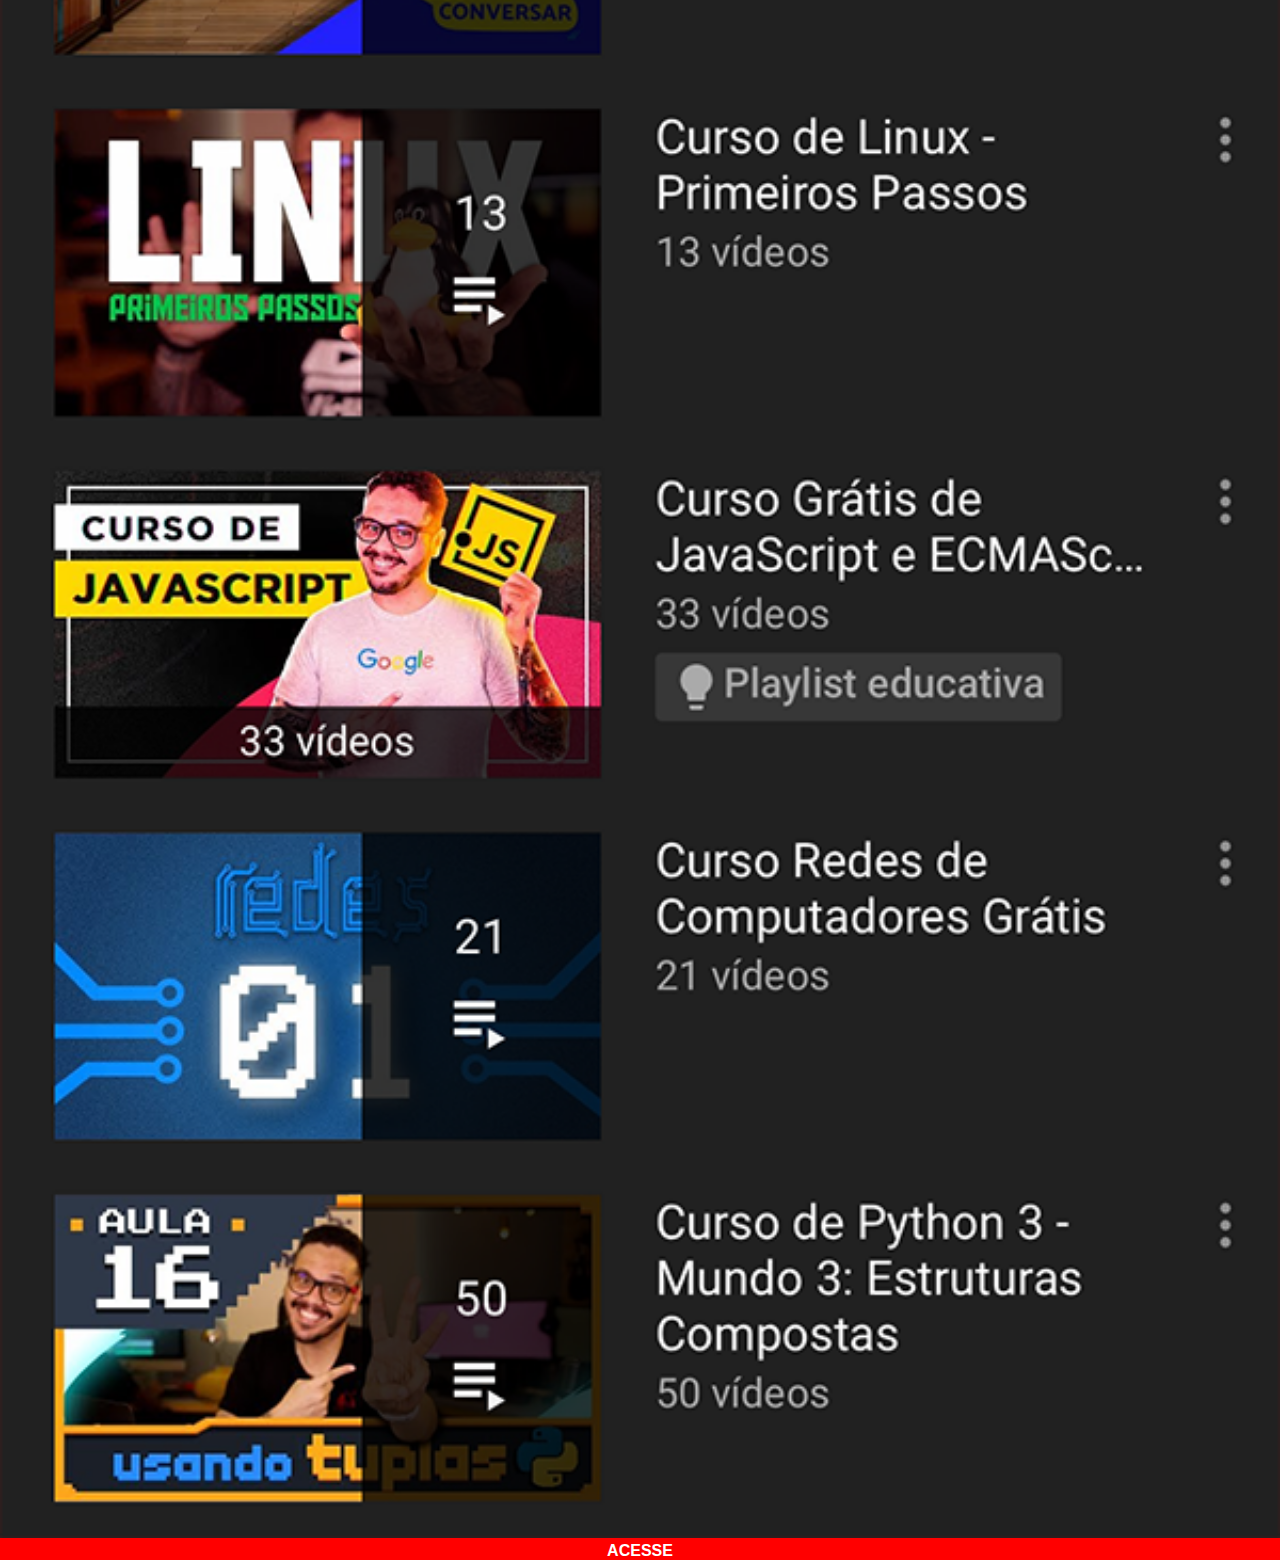
<file: youtube.html>
<!DOCTYPE html>
<html lang="pt-br">
<head>
    <meta charset="UTF-8">
    <meta name="viewport" content="width=device-width, initial-scale=1.0">
    <title>Document</title>
   <link rel="stylesheet" href="assets/social.css">
</head>
<body>
    <a href="https://www.youtube.com/@CursoemVideo/playlists" target="_blank"><img src="components/images/tela-youtube.png" alt="">ACESSE</a>
</body>
</html>
</file>
<file: assets/style.css>
* {
    margin: 0px;
    padding: 0px;
    font-family: arial;
}

body {
    height: 100%;
   background: url(../components/images/fundo-madeira.jpg) center no-repeat fixed;
   overflow: hidden;
}

html {
    height: 100%;
}

main {
    height: 100vh;
    position: relative;
}

.wrap {
    height: 100%;
    overflow: hidden;
}

#telefone {
    position: absolute;
    top: 50%;
    left: 50%;
    transform: translate(-50%, -50%);
    
    height: 627px;
    width: 311px;
    background: url(../components/images/frame-iphone.png) no-repeat;
}

#tela {
    position: relative;
    top: 80px;
    left: 22px;
    width: 269px;
    height: 471px;
}

#redes-sociais {
    text-align: right;
}

#redes-sociais img{
    border-radius: 200px;
    width: 50px;
    margin: 10px;
    box-shadow: 2px 2px 5px rgba(0, 0, 0, 0.596);
    box-sizing: border-box;
}

#redes-sociais img:hover {
    border: 2px solid rgba(255, 255, 255, 0.582);
    transform: translate(-3px, -3px);
    box-shadow: 5px 5px 10px rgba(0, 0, 0, 0.616);
    transition: transform 0.5s, border 1s;
}
</file>
<file: assets/social.css>
* {
    margin: 0px;
    padding: 0px;
    font-family: Arial, Helvetica, sans-serif;
}

::-webkit-scrollbar {
    width: 0px;
    height: 0px;
}

img {
    width: 100vw;
}

a {
    display: block;
    background-color: darkred;
    text-align: center;
    font-weight: bolder;
    text-decoration: none;
    color: white;
}

a:hover {
    background-color: red;
}
</file>
